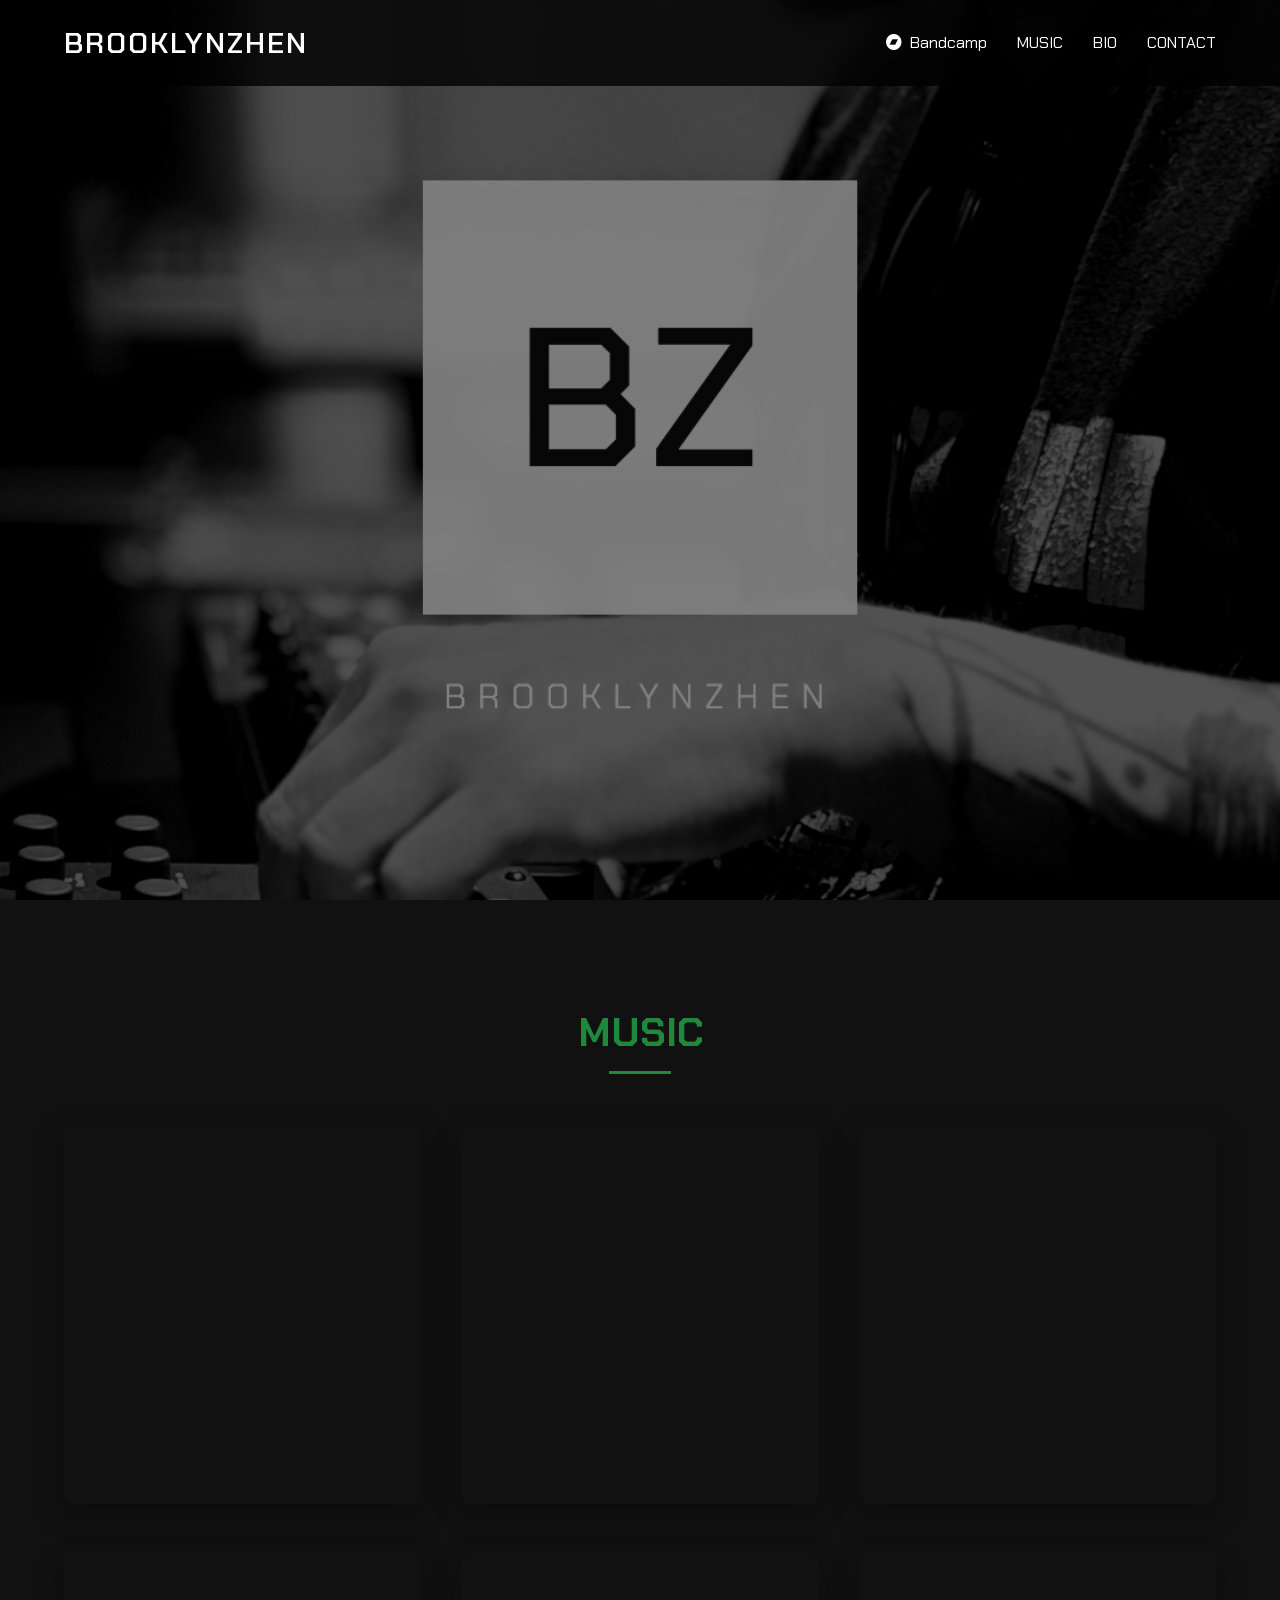
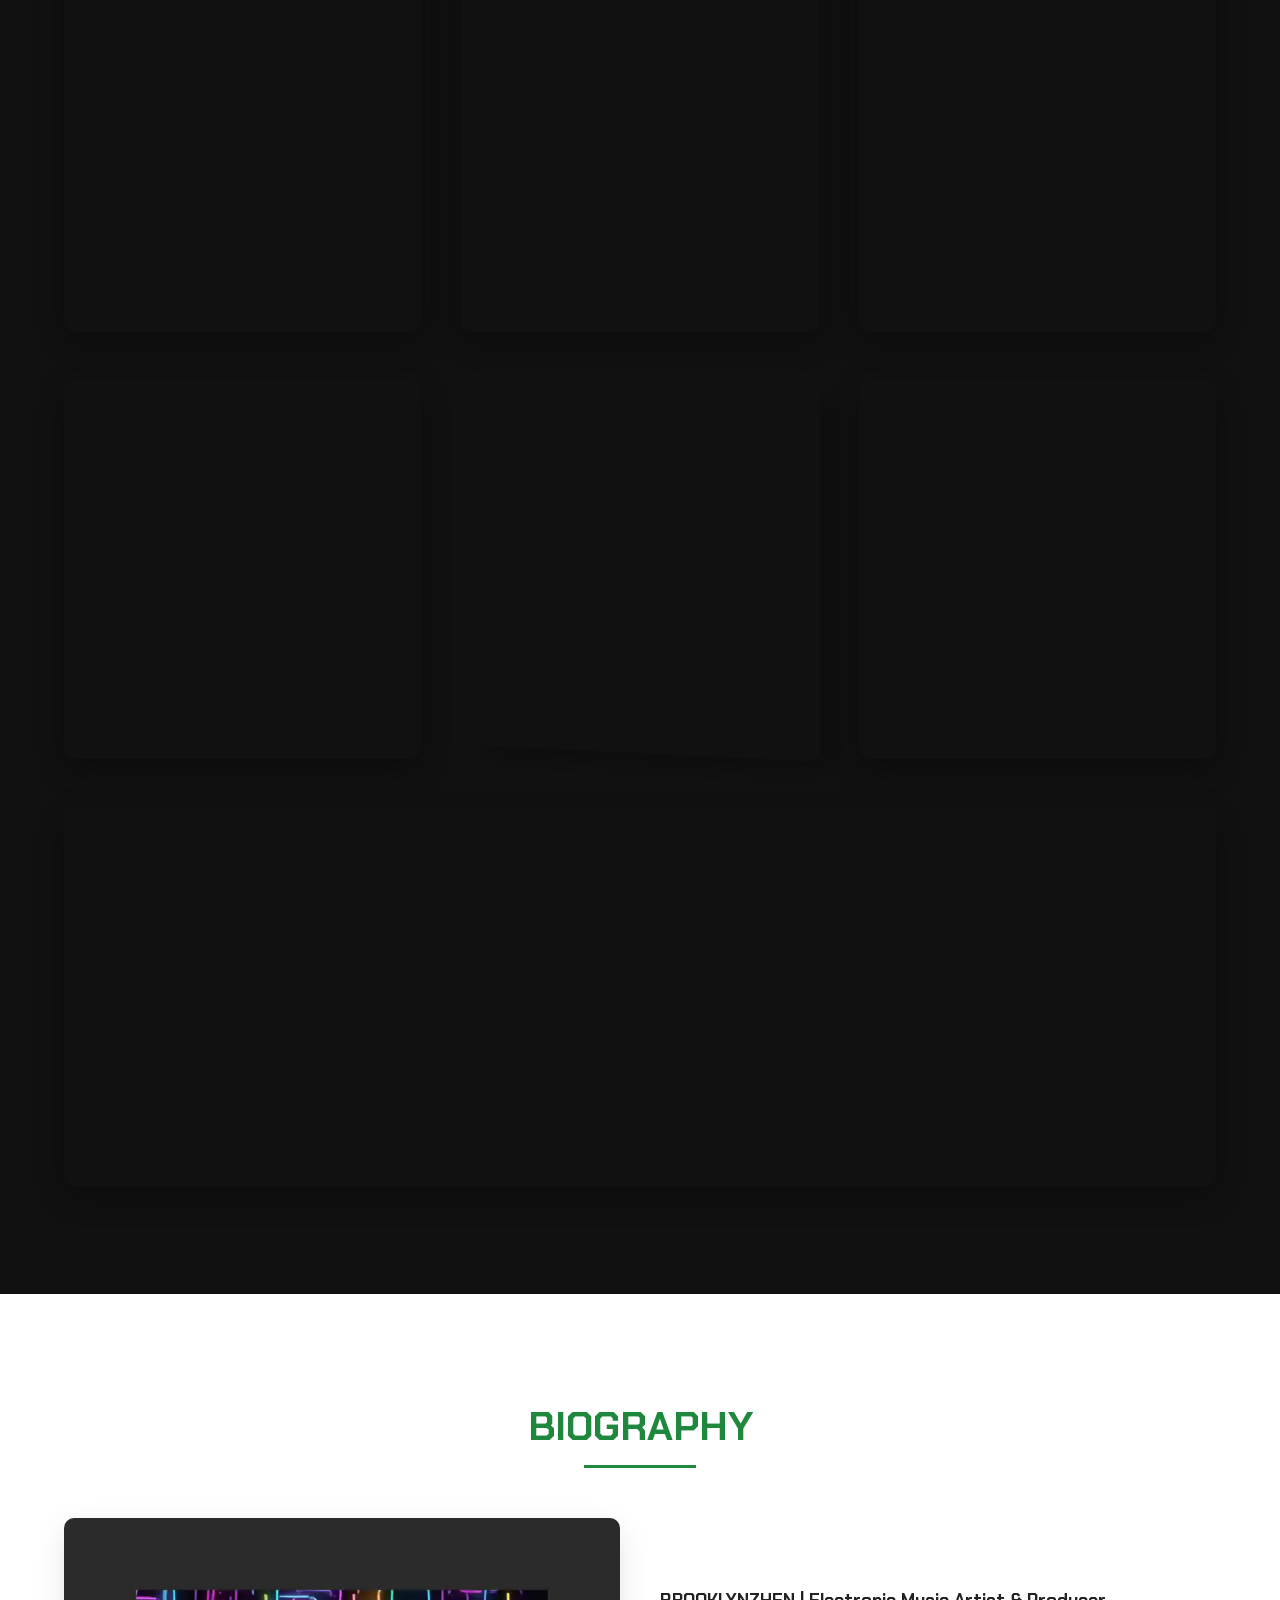
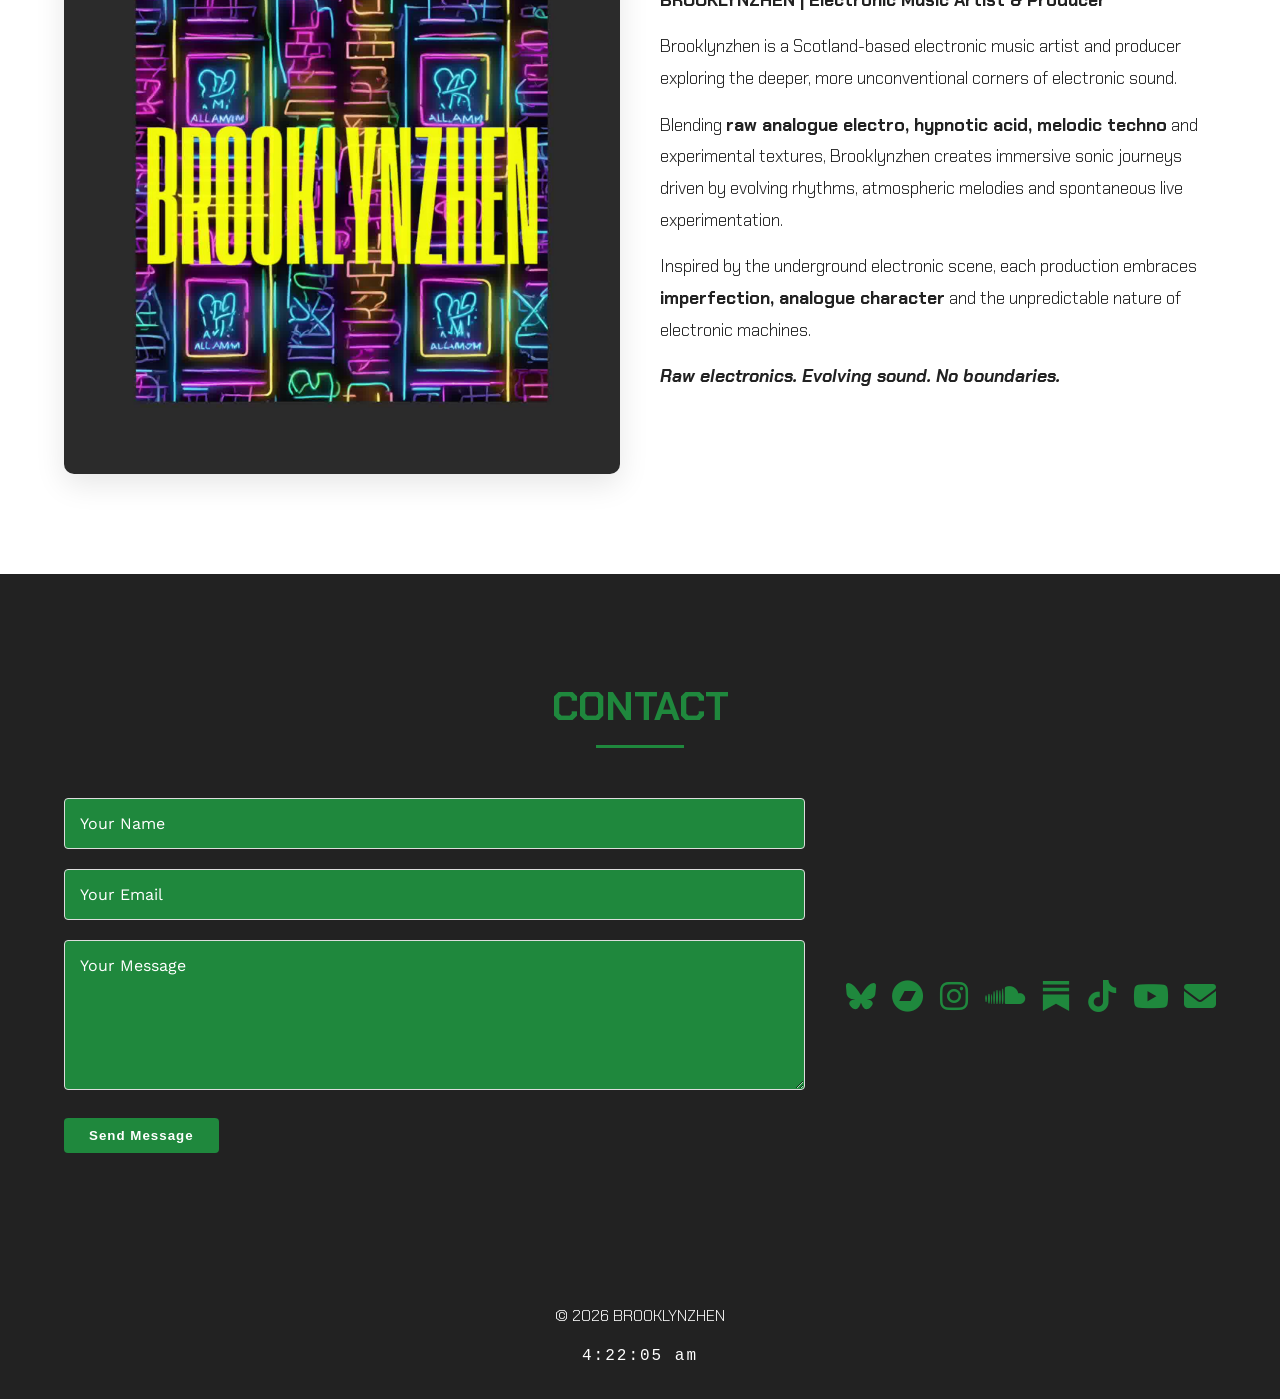
<file: index.html>
<!DOCTYPE html>
<html lang="en">
<head>
    <meta charset="UTF-8">
    <meta name="viewport" content="width=device-width, initial-scale=1.0">
    <title>BROOKLYNZHEN</title>
    <link rel="stylesheet" href="style.css">
    <link rel="preconnect" href="https://fonts.googleapis.com">
    <link rel="preconnect" href="https://fonts.gstatic.com" crossorigin>
    <link href="https://fonts.googleapis.com/css2?family=Chakra+Petch:wght@300;500;700&family=Space+Mono&display=swap" rel="stylesheet">
    <link href="https://fonts.googleapis.com/css2?family=Work+Sans:ital,wght@0,200;0,300;0,400;0,600;1,300&family=Playfair+Display:wght@700;900&display=swap" rel="stylesheet">
    <link rel="stylesheet" href="https://cdnjs.cloudflare.com/ajax/libs/font-awesome/6.5.1/css/all.min.css">
    <link href="https://fonts.googleapis.com/css2?family=Chakra+Petch:wght@300;500;700&family=Space+Mono&family=Work+Sans:wght@200;300;400;600&display=swap" rel="stylesheet">
    <script src="https://code.jquery.com/jquery-3.7.1.min.js"></script>
    <style>
        /* Vinyl release hero */
        #vinyl-release { padding: 100px 5vw 60px; }
        .vinyl-container {
            display: flex;
            flex-wrap: wrap;
            align-items: center;
            justify-content: center;
            gap: 48px;
            max-width: 1100px;
            margin: 0 auto;
        }
        .vinyl-image { flex: 1 1 340px; max-width: 460px; }
        .vinyl-image img {
            width: 100%;
            height: auto;
            display: block;
            box-shadow: 0 24px 60px rgba(0, 0, 0, 0.55);
        }
        .vinyl-text { flex: 1 1 340px; max-width: 480px; }
        .vinyl-text h3 {
            font-weight: 900;
            font-size: clamp(2rem, 4vw, 3rem);
            line-height: 1.05;
            margin: 0 0 20px;
        }
        .vinyl-text p {
            font-family: 'Work Sans', sans-serif;
            font-weight: 300;
            font-size: 1.05rem;
            line-height: 1.6;
            margin: 0 0 24px;
        }
        .vinyl-cta { margin-bottom: 28px; }
        .vinyl-note { font-size: 0.9rem; opacity: 0.75; }
        .vinyl-note a { color: #e99708; text-decoration: none; }
        .vinyl-note a:hover { text-decoration: underline; }
        /* Beatport release */
        #beatport-release { padding: 40px 5vw 60px; }
        .beatport-container {
            display: flex;
            justify-content: center;
            max-width: 600px;
            margin: 0 auto;
        }
        /* Nav items: icon + label */
        nav ul li a i { margin-right: 8px; }
        @media (max-width: 768px) {
            #vinyl-release { padding-top: 90px; }
            .vinyl-container { gap: 32px; }
            .vinyl-text { text-align: center; }
        }
    </style>
</head>
<body>
    <header>
        <div class="logo">
            <a href="#">BROOKLYNZHEN</a>
        </div>
        <div class="menu-toggle">
            <span></span>
            <span></span>
            <span></span>
        </div>
        <nav>
            <ul>
                <!-- <li><a href="#countdown">UPCOMING</a></li> -->
                <li style="display: none;">
                    <a href="#vinyl-release">
                        <i class="fas fa-record-vinyl"></i>VINYL
                    </a>
                </li>
                <li>
                    <a href="https://brooklynzhen.bandcamp.com" target="_blank" aria-label="Bandcamp">
                        <i class="fab fa-bandcamp"></i>Bandcamp
                    </a>
                </li>
                <li><a href="#music">MUSIC</a></li>
                <li><a href="#bio">BIO</a></li>
                <li style="display: none;"><a href="#otp">OCTATRACK 2 GUIDE</a></li>
                <li><a href="#contact">CONTACT</a></li>
            </ul>
        </nav>
    </header>
    <main>
        <!-- Hero Section -->
        <section id="hero" class="hero-section">
            <div class="hero-content">
                <div class="hero-cta">
                </div>
            </div>
        </section>
        <!-- Beatport Release -->
        <section id="beatport-release" class="beatport-section" style="display: none;">
            <div class="section-header">
                <h2>OUT NOW: RIP FRENCHIE EP</h2>
            </div>
            <div class="beatport-container">
                <iframe style="border: 0; width: 100%; height: 120px;" src="https://bandcamp.com/EmbeddedPlayer/album=881799487/size=large/bgcol=333333/linkcol=0f91ff/tracklist=false/artwork=small/transparent=true/" seamless><a href="https://samanrecords.bandcamp.com/album/rip-frenchie">Rip Frenchie by Brooklynzhen</a></iframe>
            </div>
            <div class="beatport-container">
                <iframe src="https://embed.beatport.com/?id=7348606&type=release" width="100%" height="362" frameborder="0" scrolling="no" style="max-width:600px;"></iframe>
            </div>

        </section>
        <!-- Hero Section - hidden: Vinyl Release -->
        <section id="vinyl-release" class="vinyl-section" style="display: none;">
            <!-- <div class="section-header">
            </div> -->
            <div class="vinyl-container">
                <div class="vinyl-image">
                    <img src="001_cover_brooklynzhen_2026.png" alt="Brooklynzhen 001 — Vinyl Only 6 Track Album">
                </div>
                <div class="vinyl-text">
                    <h3>BROOKLYNZHEN 001</h3>
                    <p>Vinyl Only 6 Track Album — available to order via SoundCloud / ElasticStage.</p>
                    <div class="vinyl-cta">
                        <a href="https://elasticstage.com/soundcloud/releases/brooklynzhen-001-album" target="_blank" rel="noopener" class="btn">Order the Vinyl</a>
                    </div>
                    <p class="vinyl-note">Prefer digital? Email <a href="mailto:info@brooklynzhen.com">info@brooklynzhen.com</a> for a private link to download the album.</p>
                </div>
            </div>
        </section>
        

        

        <!-- Music Section -->
        <section id="music" class="music-section">
            <div class="section-header">
                <h2>MUSIC</h2>
            </div>
            <div class="music-container">
                <div class="music-player">
                    <iframe src=https://audius.co/embed/track/brooklynzhen/the-mathematics-of-sleep-live-2026?flavor=card width="100%" height="480" allow="encrypted-media" style="border: none;"></iframe>
                </div>
                <div class="music-player">
                    <iframe src=https://audius.co/embed/track/brooklynzhen/phantom-circuit-86-live-2026?flavor=card width="100%" height="480" allow="encrypted-media" style="border: none;"></iframe>
                </div>
                <div class="music-player">
                    <iframe data-testid="embed-iframe" style="border-radius:12px" src="https://open.spotify.com/embed/album/2oQKN2YfamAkgId53Hvyi6?utm_source=generator&si=d6276a9adecb491e" width="100%" height="352" frameBorder="0" allowfullscreen="" allow="autoplay; clipboard-write; encrypted-media; fullscreen; picture-in-picture" loading="lazy"></iframe>
                </div>
                <div class="music-player">
                    <iframe data-testid="embed-iframe" style="border-radius:12px" src="https://open.spotify.com/embed/track/7o1mZDCxk5ObSpCdYsmqn0?utm_source=generator&si=4d7b661b871d4da8" width="100%" height="352" frameBorder="0" allowfullscreen="" allow="autoplay; clipboard-write; encrypted-media; fullscreen; picture-in-picture" loading="lazy"></iframe>                
                </div>
                <div class="music-player">
                    <iframe data-testid="embed-iframe" style="border-radius:12px" src="https://open.spotify.com/embed/album/5xv6od6lWTOhjFOQ6BSgUH?utm_source=generator" width="100%" height="352" frameBorder="0" allowfullscreen="" allow="autoplay; clipboard-write; encrypted-media; fullscreen; picture-in-picture" loading="lazy"></iframe>                
                </div>
                <div class="music-player">
                    <iframe style="border-radius:12px" src="https://open.spotify.com/embed/track/4JQsoFzEtE6Okg1qm1qDR8?utm_source=generator" width="100%" height="352" frameBorder="0" allowfullscreen="" allow="autoplay; clipboard-write; encrypted-media; fullscreen; picture-in-picture" loading="lazy"></iframe>
                </div>
                <div class="music-player">
                    <iframe data-testid="embed-iframe" style="border-radius:12px" src="https://open.spotify.com/embed/track/6b6CWPkNXAg0eiUE4IPpYS?utm_source=generator&si=03bfaa2ed5dd4340" width="100%" height="352" frameBorder="0" allowfullscreen="" allow="autoplay; clipboard-write; encrypted-media; fullscreen; picture-in-picture" loading="lazy"></iframe>
                </div>
                <div class="music-image">
                    <!-- <img src="background_synth_001.png" alt="Music artwork"> -->
                    <iframe data-testid="embed-iframe" style="border-radius:12px" src="https://open.spotify.com/embed/playlist/75Xbrhcd0L3qx0L6WNYpFE?utm_source=generator" width="100%" height="352" frameBorder="0" allowfullscreen="" allow="autoplay; clipboard-write; encrypted-media; fullscreen; picture-in-picture" loading="lazy"></iframe>
                </div>
                <div class="music-player">
                    <iframe data-testid="embed-iframe" style="border-radius:12px" src="https://open.spotify.com/embed/track/2nOBsms30SKErEC8VVNHYV?utm_source=generator&si=3c23790c9c344a3c" width="100%" height="352" frameBorder="0" allowfullscreen="" allow="autoplay; clipboard-write; encrypted-media; fullscreen; picture-in-picture" loading="lazy"></iframe>
                </div>
                <div class="music-player">
                    <iframe style="border-radius:12px" src="https://open.spotify.com/embed/track/7hmHJVoCcsrc3xflvuvUuK?utm_source=generator" width="100%" height="352" frameBorder="0" allowfullscreen="" allow="autoplay; clipboard-write; encrypted-media; fullscreen; picture-in-picture" loading="lazy"></iframe>
                </div>
            </div>
        </section>

        <!-- Bio Section -->
        <section id="bio" class="bio-section">
            <div class="section-header">
                <h2>BIOGRAPHY</h2>
            </div>
            <div class="bio-container">
                <div class="bio-image">
                    <img src="brooklynzhen_artwork-for-33rd-degree-jason.JPG" alt="Brooklynzhen">
                </div>
                <div class="bio-text">
                    <p><strong>BROOKLYNZHEN | Electronic Music Artist &amp; Producer</strong></p>

                    <p>Brooklynzhen is a Scotland-based electronic music artist and producer exploring the deeper, more unconventional corners of electronic sound.</p>

                    <p>Blending <strong>raw analogue electro, hypnotic acid, melodic techno</strong> and experimental textures, Brooklynzhen creates immersive sonic journeys driven by evolving rhythms, atmospheric melodies and spontaneous live experimentation.</p>

                    <p>Inspired by the underground electronic scene, each production embraces <strong>imperfection, analogue character</strong> and the unpredictable nature of electronic machines.</p>

                    <p><strong><em>Raw electronics. Evolving sound. No boundaries.</em></strong></p>
                </div>
            </div>
        </section>

        <!-- ===== OTP HTML ================== -->
        <section id="otp" style="display: none;">
            <div class="otp-inner">
                <div class="otp-copy">
                <p class="otp-eyebrow">Unofficial field guide · Elektron Octatrack MK2</p>
                <h2 class="otp-title">Stop fighting<br>the Octatrack.</h2>
                <p class="otp-sub">The deep stuff the manual buries — machine types, the project hierarchy, scenes — turned into moves you can pull on stage. <strong>The Octatrack MK2 Playbook</strong> is a 15-page, fact-checked reference I made.</p>
                <div class="otp-cta">
                    <a class="otp-buy" href="https://electronicaplaybooks.gumroad.com/l/octatrack-mk2-playbook" target="_blank" rel="noopener">Get the Playbook →</a>
                    <span class="otp-micro">Instant PDF · 15 pages</span>
                </div>
                </div>

                <div class="otp-stage">
                <div class="otp-cover" id="otpCover">
                    <img src="octatrack-playbook-cover.jpg" alt="Cover of The Octatrack MK2 Playbook">
                    <div class="otp-wash" id="otpWash"></div>
                </div>
                <div class="otp-fader">
                    <div class="otp-lbls"><span class="on" id="otpA">Scene A</span><span id="otpB">Scene B</span></div>
                    <input class="otp-xf" id="otpXf" type="range" min="0" max="100" value="0" aria-label="Scene morph crossfader, A to B">
                    <p class="otp-cap">Drag the fader — <b id="otpCap">open &amp; dry</b>. Scene morphing: the guide's core live move.</p>
                </div>
                </div>
            </div>
        </section>
        <!-- ===== /OTP HTML ===== -->
        
        
        <!-- Contact Section -->
        <section id="contact" class="contact-section">
            <div class="section-header">
                <h2>CONTACT</h2>
            </div>
            <div class="contact-container">
                <div class="contact-form">
                    <form name="contactMe" id="contactForm" method="POST" data-netlify="true">
                        <div class="form-group">
                            <input type="text" name="name" id="name" placeholder="Your Name" required>
                        </div>
                        <div class="form-group">
                            <input type="email" name="email" id="email" placeholder="Your Email" required>
                        </div>
                        <div class="form-group">
                            <textarea name="message" id="message" placeholder="Your Message" required></textarea>
                        </div>
                        <div class="form-group">
                            <button type="submit" class="btn">Send Message</button>
                        </div>
                    </form>
                    <div id="thanksMessage" class="thanks-message">
                        Thanks for your message!
                    </div>
                </div>
                <div class="contact-info">
                    <div class="socials">
                        <a href="https://bsky.app/profile/brooklynzhen-music.bsky.social" target="_blank">
                            <svg xmlns="http://www.w3.org/2000/svg" width="30" height="30" fill="currentColor" class="bi bi-bluesky" viewBox="0 0 16 16">
                                <path d="M3.468 1.948C5.303 3.325 7.276 6.118 8 7.616c.725-1.498 2.698-4.29 4.532-5.668C13.855.955 16 .186 16 2.632c0 .489-.28 4.105-.444 4.692-.572 2.04-2.653 2.561-4.504 2.246 3.236.551 4.06 2.375 2.281 4.2-3.376 3.464-4.852-.87-5.23-1.98-.07-.204-.103-.3-.103-.218 0-.081-.033.014-.102.218-.379 1.11-1.855 5.444-5.231 1.98-1.778-1.825-.955-3.65 2.28-4.2-1.85.315-3.932-.205-4.503-2.246C.28 6.737 0 3.12 0 2.632 0 .186 2.145.955 3.468 1.948"/>
                            </svg>
                        </a>
                        <a href="https://brooklynzhen.bandcamp.com" target="_blank" aria-label="Bandcamp">
                            <i class="fab fa-bandcamp"></i>
                        </a>
                        <a href="https://www.instagram.com/brooklynzhen_music/" target="_blank" aria-label="Instagram">
                            <i class="fab fa-instagram"></i>
                        </a>
                        <a href="https://soundcloud.com/brooklynzhen" target="_blank" aria-label="SoundCloud">
                            <i class="fab fa-soundcloud"></i>
                        </a>
                        <a href="https://substack.com/@brooklynzhen" target="_blank">
                            <svg xmlns="http://www.w3.org/2000/svg" width="30" height="30" fill="currentColor" class="bi bi-substack" viewBox="0 0 16 16">
                                <path d="M15 3.604H1v1.891h14v-1.89ZM1 7.208V16l7-3.926L15 16V7.208zM15 0H1v1.89h14z"/>
                            </svg>
                        </a>
                        <a href="https://tiktok.com/@brooklynzhen" target="_blank" aria-label="TikTok">
                            <i class="fab fa-tiktok"></i>
                        </a>
                        <a href="https://youtube.com/@Brooklynzhen" target="_blank" aria-label="YouTube">
                            <i class="fab fa-youtube"></i>
                        </a>
                        <a href="mailto:allangmccafferty@icloud.com" aria-label="Email">
                            <i class="fas fa-envelope"></i>
                        </a>
                    </div>
                </div>
            </div>
        </section>
    </main>
    <footer>
        <div class="footer-content">
            <p>© 2026 BROOKLYNZHEN</p>
            <div class="time" id="time"></div>
        </div>
    </footer>
    <script>
        // Toggle mobile menu
        $(document).ready(function() {
            $('.menu-toggle').click(function() {
                $('nav').toggleClass('active');
                $(this).toggleClass('active');
            });
            // Close menu when clicking a link
            $('nav a').click(function() {
                $('nav').removeClass('active');
                $('.menu-toggle').removeClass('active');
            });
            // Smooth scrolling for anchor links
            $('a[href^="#"]').on('click', function(e) {
                e.preventDefault();
                var target = $(this.hash);
                if (target.length) {
                    $('html, body').animate({
                        scrollTop: target.offset().top - 70
                    }, 800);
                }
            });
            // Form submission
            $('#contactForm').submit(function(e) {
                $('#thanksMessage').fadeIn();
                setTimeout(function() {
                    $('#thanksMessage').fadeOut();
                }, 3000);
            });
            // Clock function
            function getTime() {
                var date = new Date();
                var hours = date.getHours();
                var minutes = date.getMinutes();
                var seconds = date.getSeconds();
                var newformat = hours >= 12 ? "pm" : "am";
                hours = hours % 12;
                hours = hours ? hours : 12;
                minutes = minutes < 10 ? "0" + minutes : minutes;
                seconds = seconds < 10 ? "0" + seconds : seconds;
                document.getElementById("time").innerHTML =
                    hours + ":" + minutes + ":" + seconds + " " + newformat;
            }
            getTime();
            window.setInterval(function() {
                getTime();
            }, 1000);

        });
    </script>
    <!-- ===== OTP JS =============== -->
    <script>
    (function(){
    var xf=document.getElementById('otpXf');
    if(!xf) return;
    var img=document.querySelector('#otpCover img'),
        wash=document.getElementById('otpWash'),
        cap=document.getElementById('otpCap'),
        a=document.getElementById('otpA'),
        b=document.getElementById('otpB');
    function morph(){
        var v=+xf.value/100;
        if(img) img.style.filter='brightness('+(1-0.34*v)+') saturate('+(1+0.45*v)+') blur('+(2.2*v).toFixed(2)+'px) hue-rotate('+(-10*v)+'deg)';
        if(wash) wash.style.opacity=v.toFixed(2);
        if(cap) cap.textContent = v<0.5 ? 'open & dry' : 'filtered & washed';
        if(a) a.classList.toggle('on', v<0.5);
        if(b) b.classList.toggle('on', v>=0.5);
    }
    xf.addEventListener('input', morph);
    morph();
    })();
    </script>
    <!-- ===== /OTP JS ===== -->
</body>
</html>
</file>
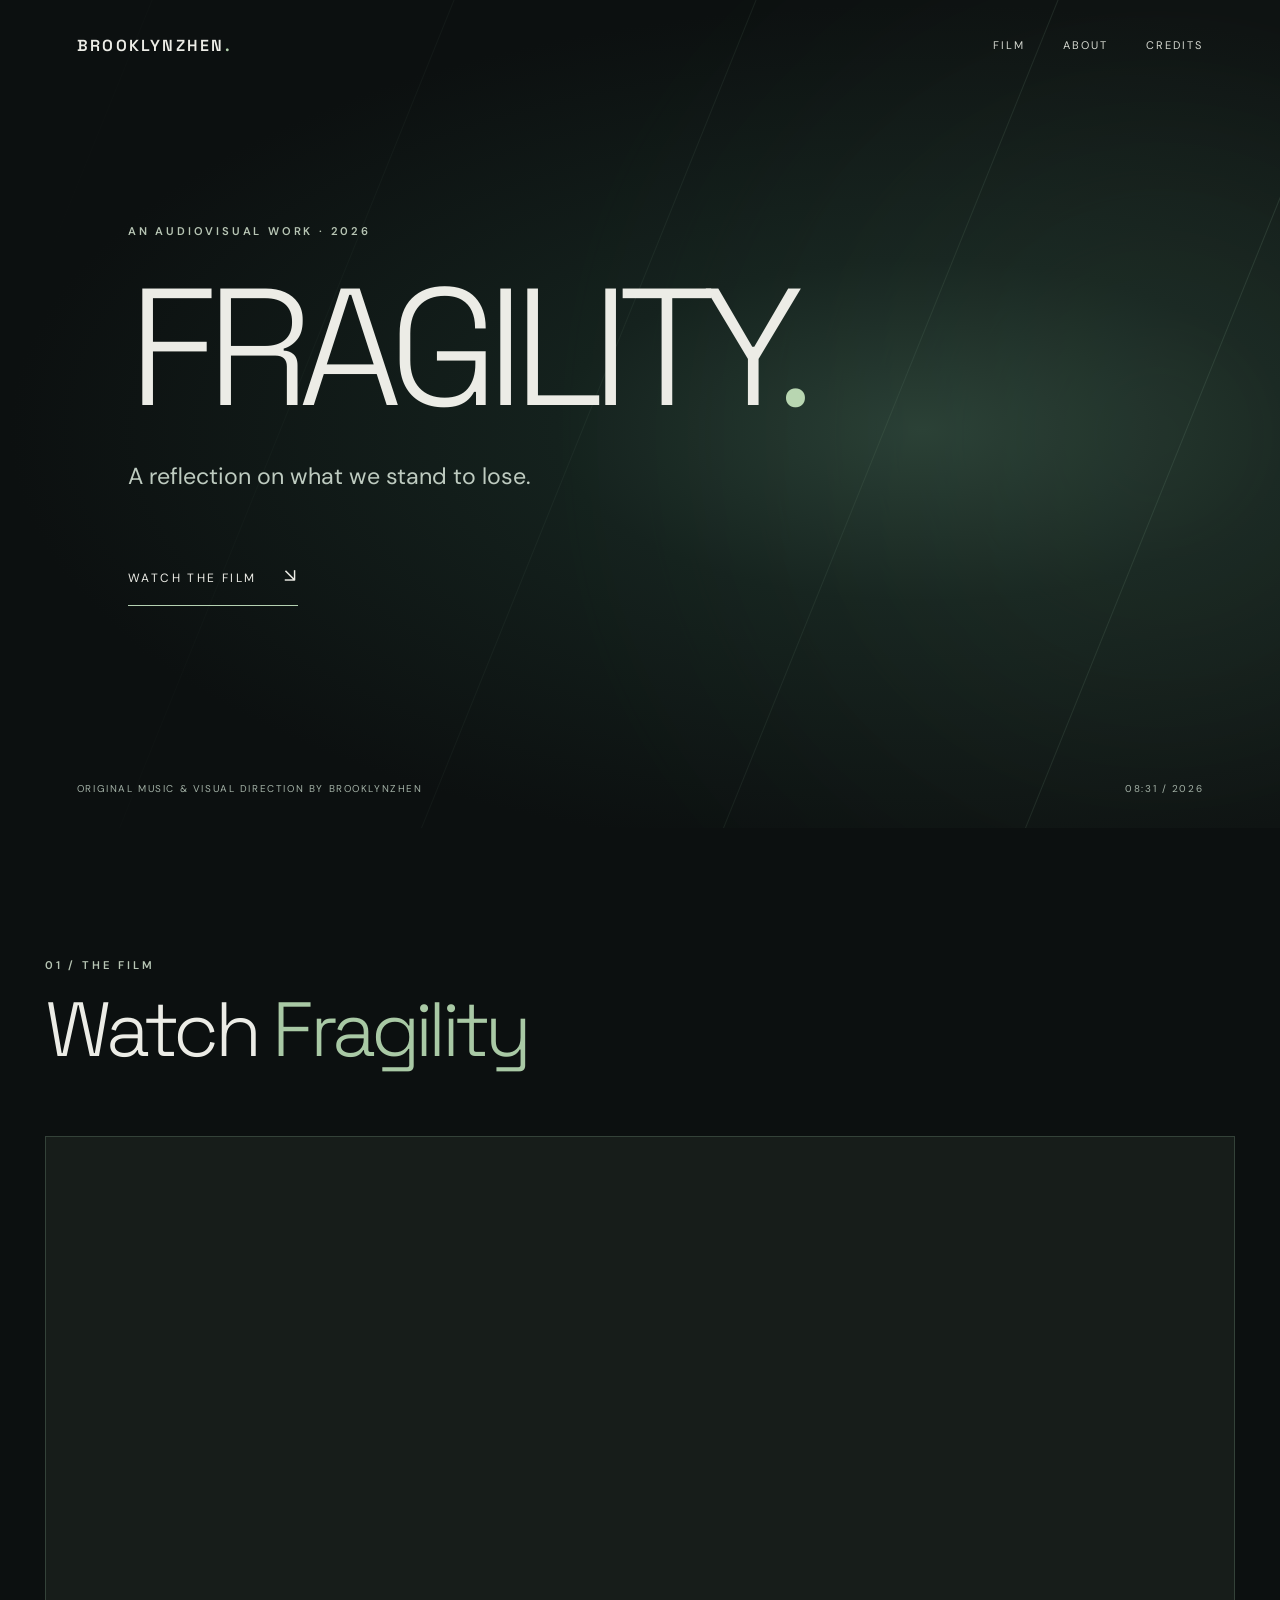
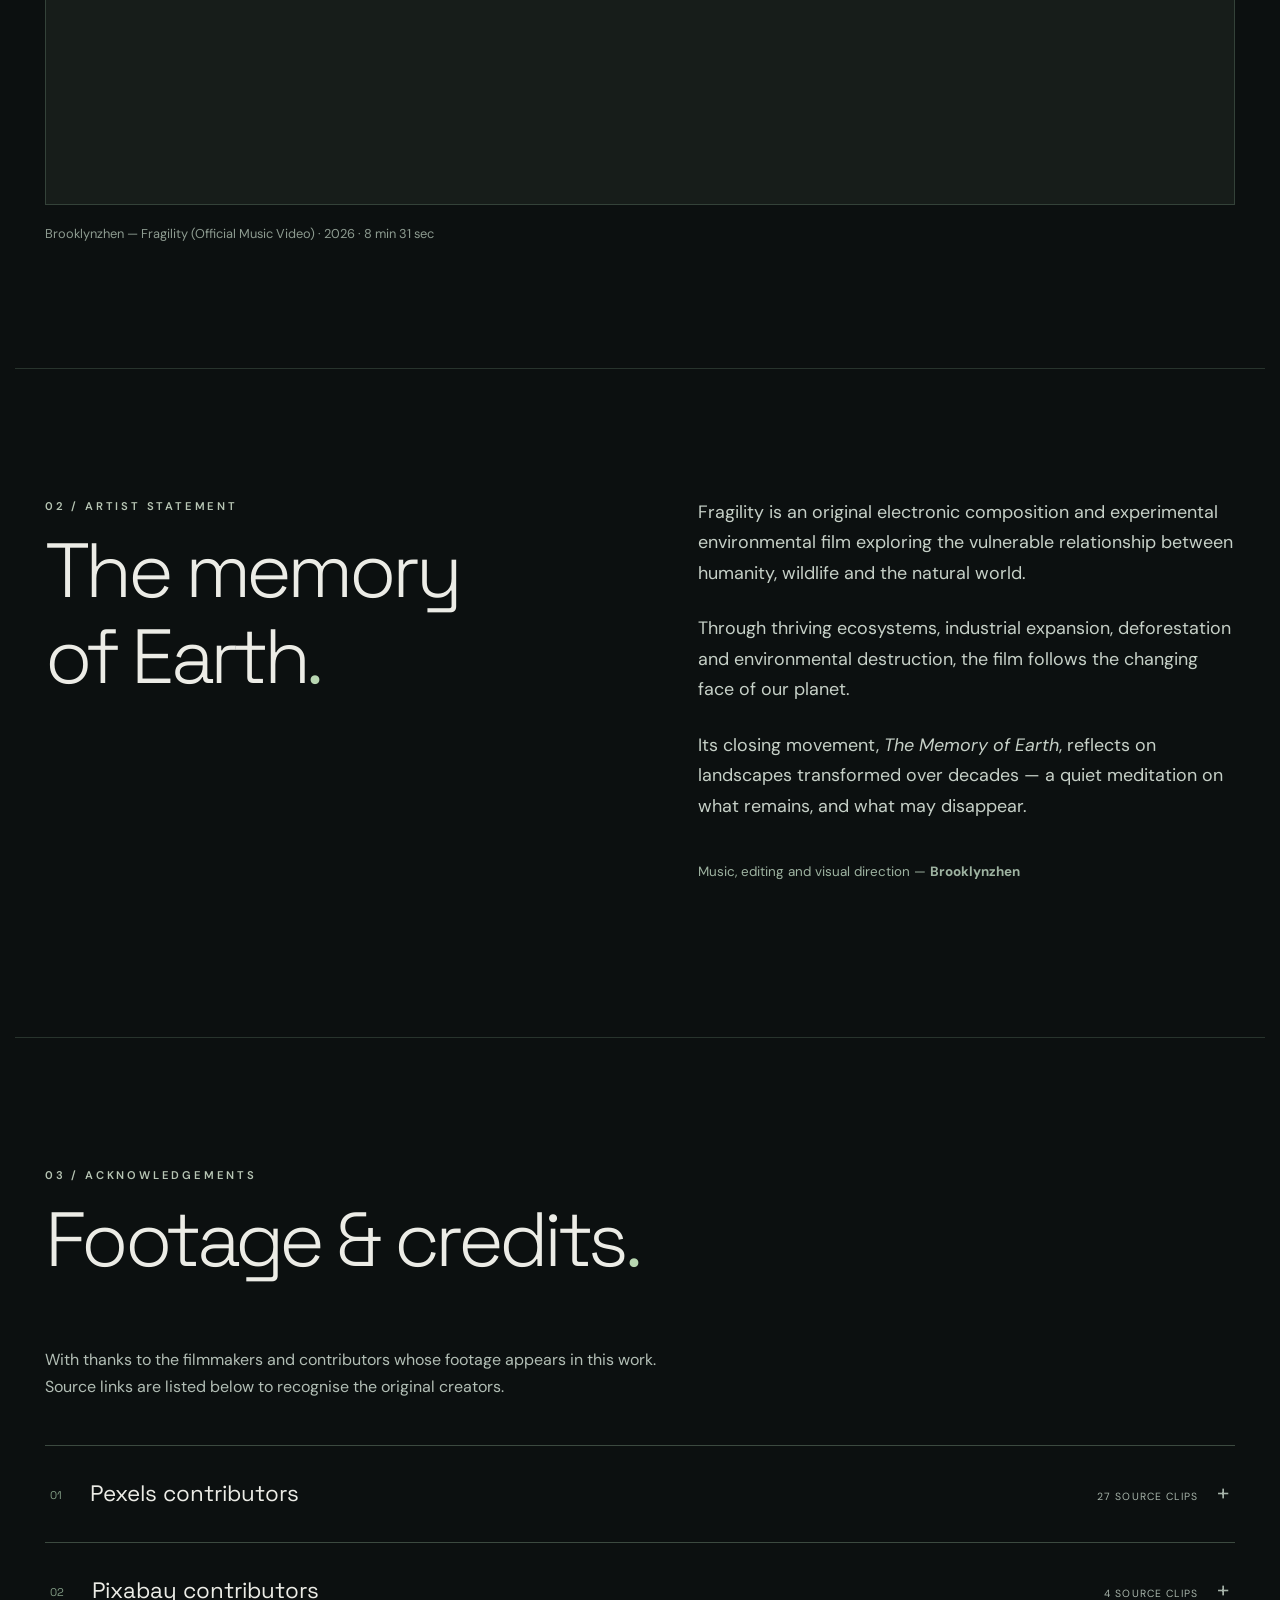
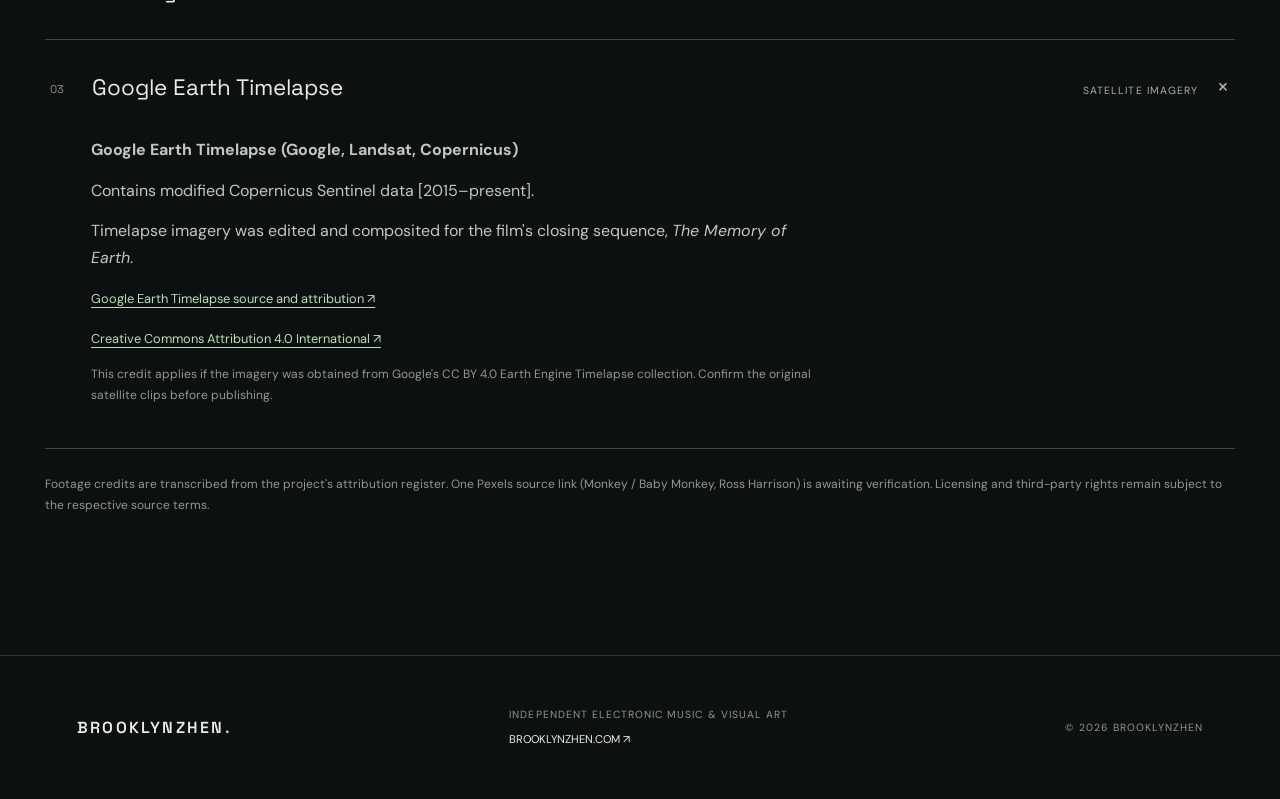
<file: fragility.html>
<!doctype html>
<html lang="en">
<head>
<meta charset="UTF-8">
<meta name="viewport" content="width=device-width,initial-scale=1">
<meta name="description" content="Fragility — an original electronic composition and experimental environmental film by Brooklynzhen. Watch the film and explore the full footage credits.">
<meta name="theme-color" content="#0c1010">
<meta property="og:title" content="Fragility — Brooklynzhen">
<meta property="og:description" content="An audiovisual reflection on wildlife, industrial transformation and the memory of Earth.">
<meta property="og:type" content="video.other">
<meta property="og:url" content="https://brooklynzhen.com/fragility.html">
<title>Fragility — Brooklynzhen</title>
<link rel="preconnect" href="https://fonts.googleapis.com">
<link rel="preconnect" href="https://fonts.gstatic.com" crossorigin>
<link href="https://fonts.googleapis.com/css2?family=DM+Sans:wght@400;500;600&family=Space+Grotesk:wght@300;400;500;600&display=swap" rel="stylesheet">
<link href="fragility.css" rel="stylesheet">
</head>
<body>
<a class="skip" href="#main">Skip to film</a>
<header class="topbar"><a class="brand" href="/">BROOKLYNZHEN<span class="brand-dot">.</span></a><nav aria-label="Page navigation"><a href="#film">FILM</a><a href="#statement">ABOUT</a><a href="#credits">CREDITS</a></nav></header>
<main id="main">
<section class="hero" aria-labelledby="hero-title"><div class="hero-glow"></div><div class="hero-inner"><p class="eyebrow">AN AUDIOVISUAL WORK · 2026</p><h1 id="hero-title">FRAGILITY<span class="period">.</span></h1><p class="hero-sub">A reflection on what we stand to lose.</p><a class="watch-link" href="#film">WATCH THE FILM <span aria-hidden="true">↘</span></a></div><div class="hero-bottom"><span>ORIGINAL MUSIC & VISUAL DIRECTION BY BROOKLYNZHEN</span><span>08:31 / 2026</span></div></section>
<section class="film-section shell" id="film"><div class="section-heading"><p class="eyebrow">01 / THE FILM</p><h2>Watch <em>Fragility</em></h2></div>
<div class="video-frame" id="video-frame"><div class="video-placeholder"><span class="play-glyph" aria-hidden="true">▶</span><strong>FRAGILITY</strong><p>The film will appear here once your YouTube ID is added.</p><a href="https://www.youtube.com/" target="_blank" rel="noopener noreferrer">YouTube ↗</a></div></div>
<p class="film-caption">Brooklynzhen — Fragility (Official Music Video) · 2026 · 8 min 31 sec</p></section>
<section class="statement shell" id="statement"><div><p class="eyebrow">02 / ARTIST STATEMENT</p><h2>The memory<br>of Earth<span class="period">.</span></h2></div><div class="statement-copy"><p>Fragility is an original electronic composition and experimental environmental film exploring the vulnerable relationship between humanity, wildlife and the natural world.</p><p>Through thriving ecosystems, industrial expansion, deforestation and environmental destruction, the film follows the changing face of our planet.</p><p>Its closing movement, <em>The Memory of Earth</em>, reflects on landscapes transformed over decades — a quiet meditation on what remains, and what may disappear.</p><p class="signature">Music, editing and visual direction — <strong>Brooklynzhen</strong></p></div></section>
<section class="credits-section shell" id="credits"><div class="section-heading"><p class="eyebrow">03 / ACKNOWLEDGEMENTS</p><h2>Footage & credits<span class="period">.</span></h2><p class="credits-intro">With thanks to the filmmakers and contributors whose footage appears in this work. Source links are listed below to recognise the original creators.</p></div>
<div class="accordion">
<details><summary><span><span class="index">01</span> Pexels contributors</span><span class="count">27 SOURCE CLIPS <span class="plus" aria-hidden="true">+</span></span></summary><ol class="credit-list"><li class="credit"><div><span class="credit-title">Ariel View Amazonian Forest</span><span class="credit-author">Juan Camilo Trujillo Botero</span></div><a href="https://www.pexels.com/video/aerial-view-of-lush-tropical-forest-and-wetland-37195951/" target="_blank" rel="noopener noreferrer">View original footage ↗</a></li>
<li class="credit"><div><span class="credit-title">Derelict Industrial Building Zooming In</span><span class="credit-author">Matthias Groeneveld</span></div><a href="https://www.pexels.com/video/inside-of-a-abandoned-house-4555238/" target="_blank" rel="noopener noreferrer">View original footage ↗</a></li>
<li class="credit"><div><span class="credit-title">Ariel Abandoned Industrial Building Urban Decay</span><span class="credit-author">Ethan Kunis</span></div><a href="https://www.pexels.com/video/drone-footage-of-an-abandoned-building-ruin-12567706/" target="_blank" rel="noopener noreferrer">View original footage ↗</a></li>
<li class="credit"><div><span class="credit-title">Drone Footage Land Development in Deforested Land</span><span class="credit-author">Rogerio Casamiro</span></div><a href="https://www.pexels.com/video/aerial-view-of-a-vast-empty-land-7832975/" target="_blank" rel="noopener noreferrer">View original footage ↗</a></li>
<li class="credit"><div><span class="credit-title">Marmosat Monkey Looking Anxious</span><span class="credit-author">Igor Vieira</span></div><a href="https://www.pexels.com/video/marmoset-monkey-perched-in-lush-forest-32510072/" target="_blank" rel="noopener noreferrer">View original footage ↗</a></li>
<li class="credit"><div><span class="credit-title">Deforestation, Stark</span><span class="credit-author">Matthias Groeneveld</span></div><a href="https://www.pexels.com/video/tree-stumps-in-an-open-forest-area-11211251/" target="_blank" rel="noopener noreferrer">View original footage ↗</a></li>
<li class="credit"><div><span class="credit-title">Brown, White, Red Geoffrey Tamarin  Monkey</span><span class="credit-author">Concep Arroyo</span></div><a href="https://www.pexels.com/video/geoffroy-s-tamarin-climbing-tree-in-rainforest-32237118/" target="_blank" rel="noopener noreferrer">View original footage ↗</a></li>
<li class="credit"><div><span class="credit-title">Curious Sloth</span><span class="credit-author">Steven HAuse</span></div><a href="https://www.pexels.com/video/a-curious-sloth-on-a-tree-branch-13899359/" target="_blank" rel="noopener noreferrer">View original footage ↗</a></li>
<li class="credit"><div><span class="credit-title">Abandoned Building and Tank</span><span class="credit-author">Ajyrai Films</span></div><a href="https://www.pexels.com/video/a-footage-of-an-abandoned-building-8219164/" target="_blank" rel="noopener noreferrer">View original footage ↗</a></li>
<li class="credit"><div><span class="credit-title">Abandoned Factory Close-up with Weeds</span><span class="credit-author">Matthias Groeneveld</span></div><a href="https://www.pexels.com/video/weeds-growing-inside-an-abandoned-house-11959764/" target="_blank" rel="noopener noreferrer">View original footage ↗</a></li>
<li class="credit"><div><span class="credit-title">Charred Forest Aftermath</span><span class="credit-author">Engin Akyurt</span></div><a href="https://www.pexels.com/video/devastated-forest-landscape-reflects-climate-impact-28689413/" target="_blank" rel="noopener noreferrer">View original footage ↗</a></li>
<li class="credit"><div><span class="credit-title">At least 8 Factory Chimneys</span><span class="credit-author">Arthouse Studio</span></div><a href="https://www.pexels.com/video/smokes-from-factory-chimney-7628844/" target="_blank" rel="noopener noreferrer">View original footage ↗</a></li>
<li class="credit"><div><span class="credit-title">Polluted River With Waste</span><span class="credit-author">Engin Akyurt</span></div><a href="https://www.pexels.com/video/garbage-floating-in-the-water-10177347/" target="_blank" rel="noopener noreferrer">View original footage ↗</a></li>
<li class="credit"><div><span class="credit-title">View of Large Industrial Area</span><span class="credit-author">Binary Ego</span></div><a href="https://www.pexels.com/video/drone-footage-of-a-factory-full-of-smoke-14189697/" target="_blank" rel="noopener noreferrer">View original footage ↗</a></li>
<li class="credit"><div><span class="credit-title">A Deer Alone</span><span class="credit-author">Alex Moliski</span></div><a href="https://www.pexels.com/video/serene-deer-in-sunlit-forest-clearing-37657056/" target="_blank" rel="noopener noreferrer">View original footage ↗</a></li>
<li class="credit"><div><span class="credit-title">Two Industrial Chimneys Nuclear Plant</span><span class="credit-author">K</span></div><a href="https://www.pexels.com/video/nuclear-plant-6534498/" target="_blank" rel="noopener noreferrer">View original footage ↗</a></li>
<li class="credit"><div><span class="credit-title">Panicked Monkey</span><span class="credit-author">Barbera Villardo</span></div><a href="https://www.pexels.com/video/small-monkey-on-tree-14035349/" target="_blank" rel="noopener noreferrer">View original footage ↗</a></li>
<li class="credit"><div><span class="credit-title">Power Plants - Red</span><span class="credit-author">K</span></div><a href="https://www.pexels.com/video/aerial-view-of-sloss-furnaces-in-birmingham-34823629/" target="_blank" rel="noopener noreferrer">View original footage ↗</a></li>
<li class="credit"><div><span class="credit-title">Wildfire 1</span><span class="credit-author">K</span></div><a href="https://www.pexels.com/video/dramatic-aerial-view-of-a-smoldering-wildfire-33660401/" target="_blank" rel="noopener noreferrer">View original footage ↗</a></li>
<li class="credit"><div><span class="credit-title">Resting Monkey on a Tree</span><span class="credit-author">Igor Vieira</span></div><a href="https://www.pexels.com/video/marmoset-monkey-resting-on-tree-branch-32510073/" target="_blank" rel="noopener noreferrer">View original footage ↗</a></li>
<li class="credit"><div><span class="credit-title">Wildfire 2</span><span class="credit-author">K</span></div><a href="https://www.pexels.com/video/aerial-view-of-farmland-fire-in-south-africa-33643218/" target="_blank" rel="noopener noreferrer">View original footage ↗</a></li>
<li class="credit"><div><span class="credit-title">Monkey / Baby Monkey</span><span class="credit-author">Ross Harrison</span></div><span class="pending">Source link pending verification</span></li>
<li class="credit"><div><span class="credit-title">Mountain Goats</span><span class="credit-author">Joao Pavese</span></div><a href="https://www.pexels.com/video/a-person-is-standing-on-top-of-a-rock-27379168/" target="_blank" rel="noopener noreferrer">View original footage ↗</a></li>
<li class="credit"><div><span class="credit-title">Close up Excavator At Work</span><span class="credit-author">Max Laurell</span></div><a href="https://www.pexels.com/video/close-up-on-excavator-during-work-10932285/" target="_blank" rel="noopener noreferrer">View original footage ↗</a></li>
<li class="credit"><div><span class="credit-title">Zebra turning away</span><span class="credit-author">Magda Ehlers</span></div><a href="https://www.pexels.com/video/zebra-grazing-in-natural-habitat-on-sunny-day-39159267/" target="_blank" rel="noopener noreferrer">View original footage ↗</a></li>
<li class="credit"><div><span class="credit-title">Destroyed Forest</span><span class="credit-author">Matthias Groeneveld</span></div><a href="https://www.pexels.com/video/ground-level-shot-of-tree-stumps-in-a-forest-area-11211250/" target="_blank" rel="noopener noreferrer">View original footage ↗</a></li>
<li class="credit"><div><span class="credit-title">Kangaroo</span><span class="credit-author">GKVP</span></div><a href="https://www.pexels.com/video/kangaroo-standing-and-looking-around-9973392/" target="_blank" rel="noopener noreferrer">View original footage ↗</a></li></ol></details>
<details><summary><span><span class="index">02</span> Pixabay contributors</span><span class="count">4 SOURCE CLIPS <span class="plus" aria-hidden="true">+</span></span></summary><ol class="credit-list"><li class="credit"><div><span class="credit-title">Waterfall From Above</span><span class="credit-author">Hometags</span></div><a href="https://pixabay.com/videos/waterfall-waterfall-from-above-367032/" target="_blank" rel="noopener noreferrer">View original footage ↗</a></li>
<li class="credit"><div><span class="credit-title">Trees In Swamp</span><span class="credit-author">AndyFaeth</span></div><a href="https://pixabay.com/videos/rainforest-nature-jungle-forest-26587/" target="_blank" rel="noopener noreferrer">View original footage ↗</a></li>
<li class="credit"><div><span class="credit-title">African Wild Dog</span><span class="credit-author">Brixiv</span></div><a href="https://pixabay.com/videos/wild-dog-african-wild-dog-wildlife-217806/" target="_blank" rel="noopener noreferrer">View original footage ↗</a></li>
<li class="credit"><div><span class="credit-title">Jaguar</span><span class="credit-author">tahagem_nin</span></div><a href="https://pixabay.com/videos/jaguar-strong-animal-wild-nature-180698/" target="_blank" rel="noopener noreferrer">View original footage ↗</a></li></ol></details>
<details open><summary><span><span class="index">03</span> Google Earth Timelapse</span><span class="count">SATELLITE IMAGERY <span class="plus" aria-hidden="true">+</span></span></summary><div class="satellite-copy"><p><strong>Google Earth Timelapse (Google, Landsat, Copernicus)</strong></p><p>Contains modified Copernicus Sentinel data [2015–present].</p><p>Timelapse imagery was edited and composited for the film's closing sequence, <em>The Memory of Earth</em>.</p><p><a href="https://developers.google.com/earth-engine/timelapse/about" target="_blank" rel="noopener noreferrer">Google Earth Timelapse source and attribution ↗</a></p><p><a href="https://creativecommons.org/licenses/by/4.0/" target="_blank" rel="noopener noreferrer">Creative Commons Attribution 4.0 International ↗</a></p><p class="small-note">This credit applies if the imagery was obtained from Google's CC BY 4.0 Earth Engine Timelapse collection. Confirm the original satellite clips before publishing.</p></div></details>
</div><p class="small-note below">Footage credits are transcribed from the project's attribution register. One Pexels source link (Monkey / Baby Monkey, Ross Harrison) is awaiting verification. Licensing and third-party rights remain subject to the respective source terms.</p></section>
</main>
<footer class="footer"><a href="/">BROOKLYNZHEN<span class="period">.</span></a><div><span>INDEPENDENT ELECTRONIC MUSIC & VISUAL ART</span><a href="https://brooklynzhen.com/">BROOKLYNZHEN.COM ↗</a></div><span>© 2026 BROOKLYNZHEN</span></footer>
<script>
// Replace this with the ID from your published or unlisted YouTube video URL.
// Example: youtube.com/watch?v=XXXXXXXXXXX → XXXXXXXXXXX
const YOUTUBE_VIDEO_ID = '2AIMjAykS5U';
if (/^[a-zA-Z0-9_-]{11}$/.test(YOUTUBE_VIDEO_ID)) {
 const frame = document.getElementById('video-frame');
 const iframe = document.createElement('iframe');
 iframe.src = 'https://www.youtube-nocookie.com/embed/' + encodeURIComponent(YOUTUBE_VIDEO_ID);
 iframe.title = 'Brooklynzhen — Fragility (Official Music Video)';
 iframe.loading = 'lazy'; iframe.allow = 'accelerometer; autoplay; clipboard-write; encrypted-media; gyroscope; picture-in-picture; web-share';
 iframe.referrerPolicy = 'strict-origin-when-cross-origin'; iframe.allowFullscreen = true;
 frame.replaceChildren(iframe);
}
</script>
</body></html>
</file>
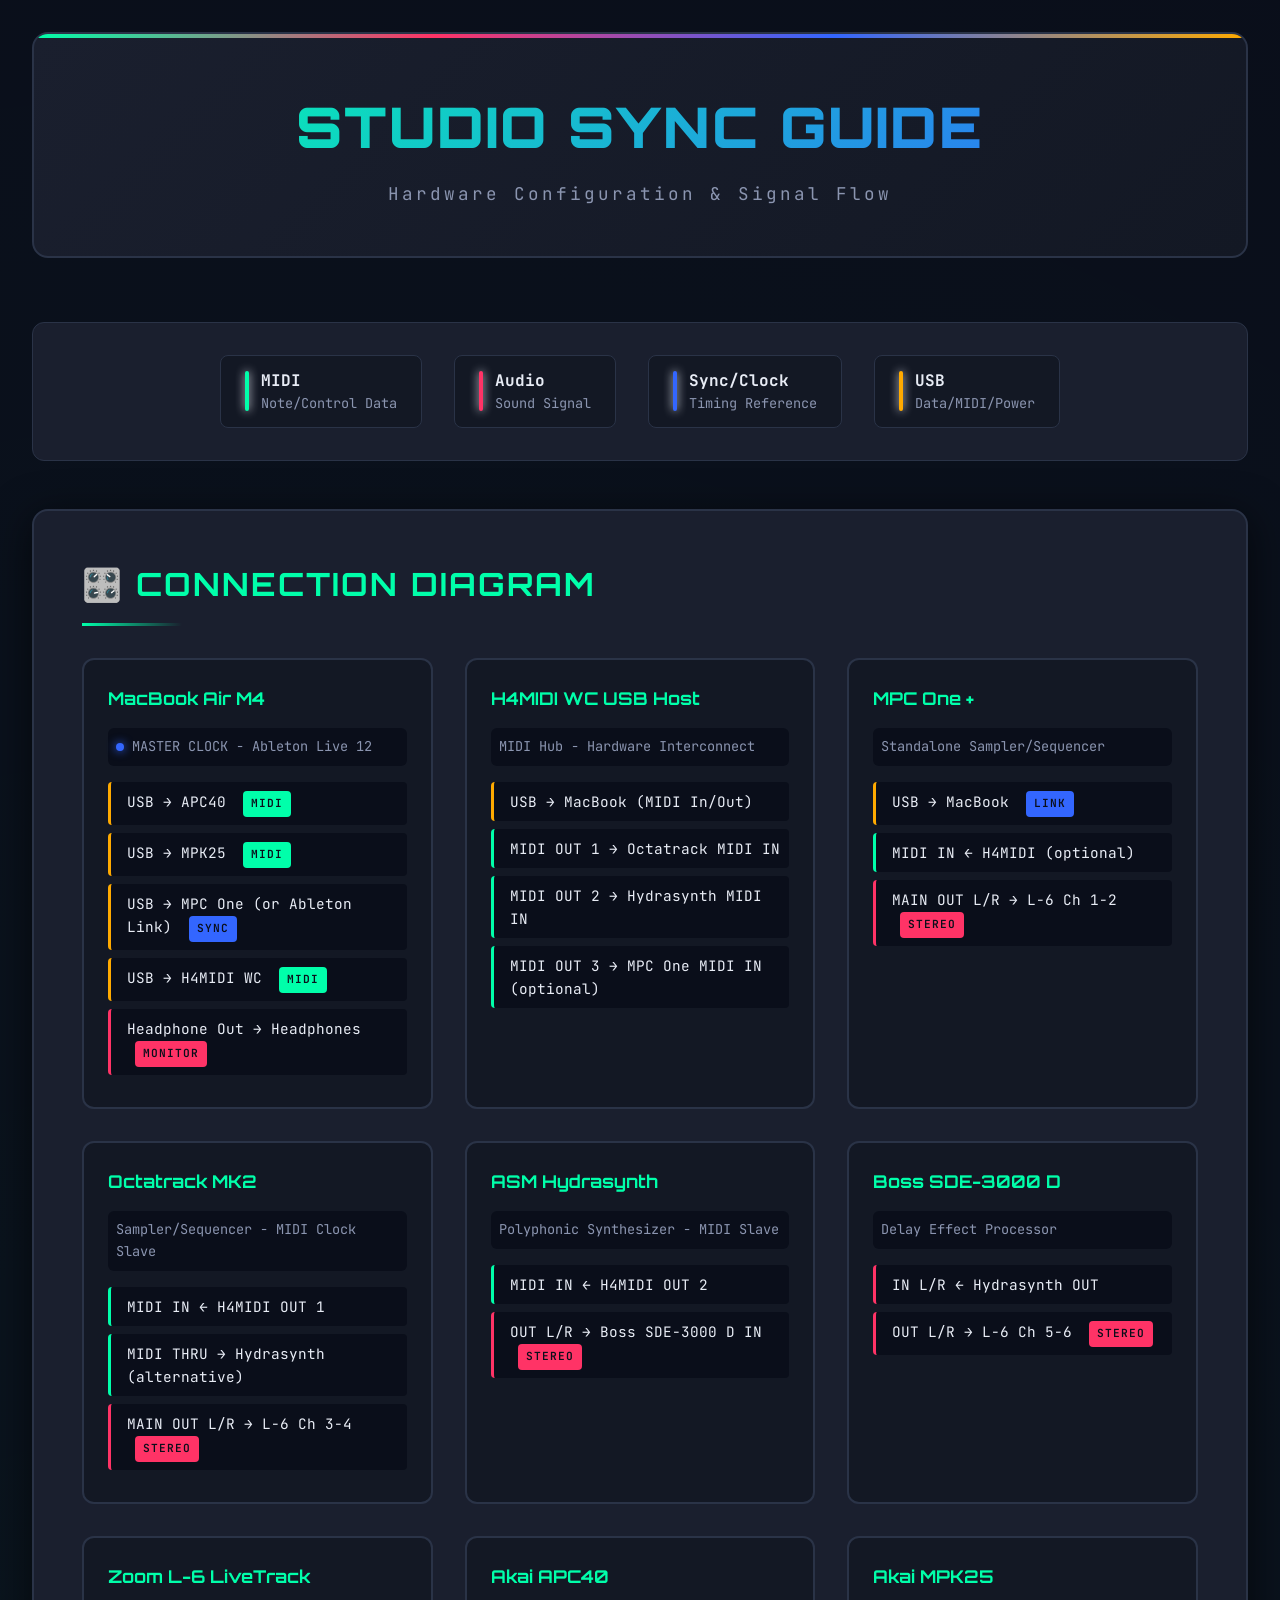
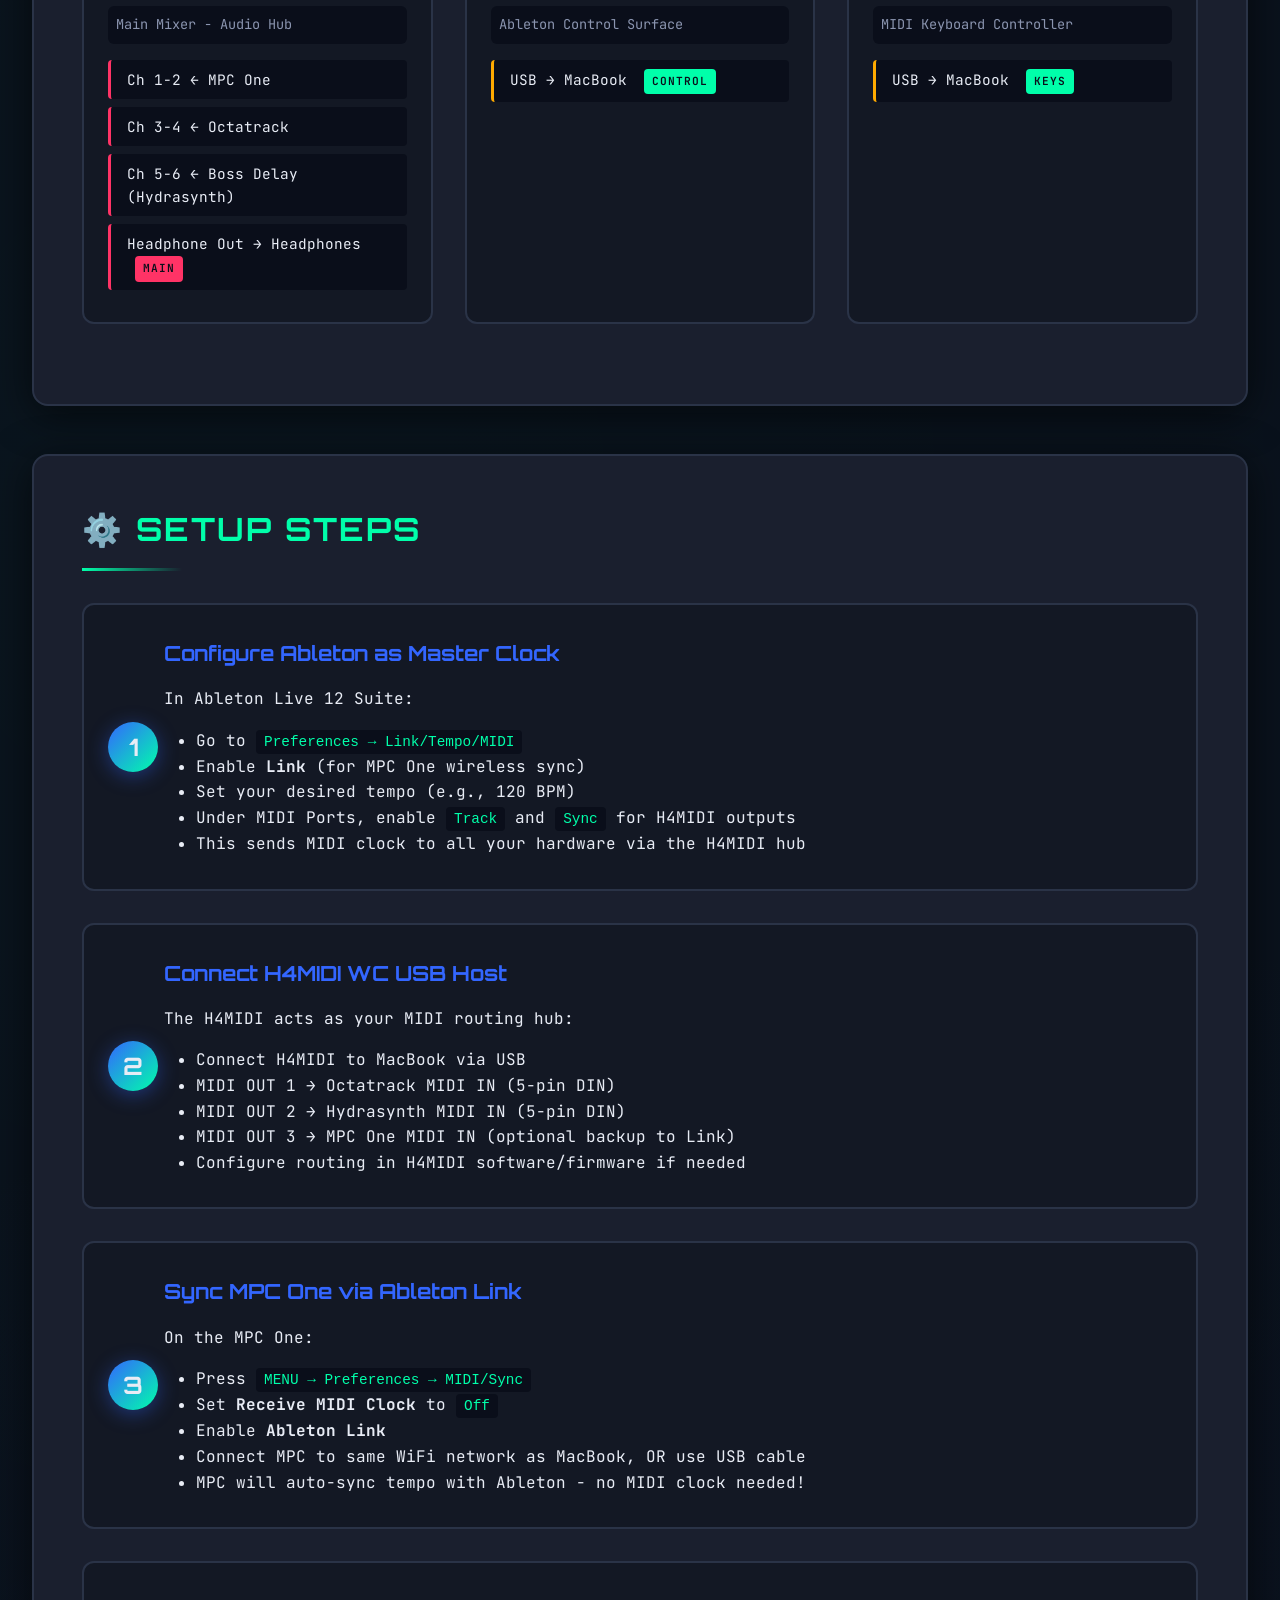
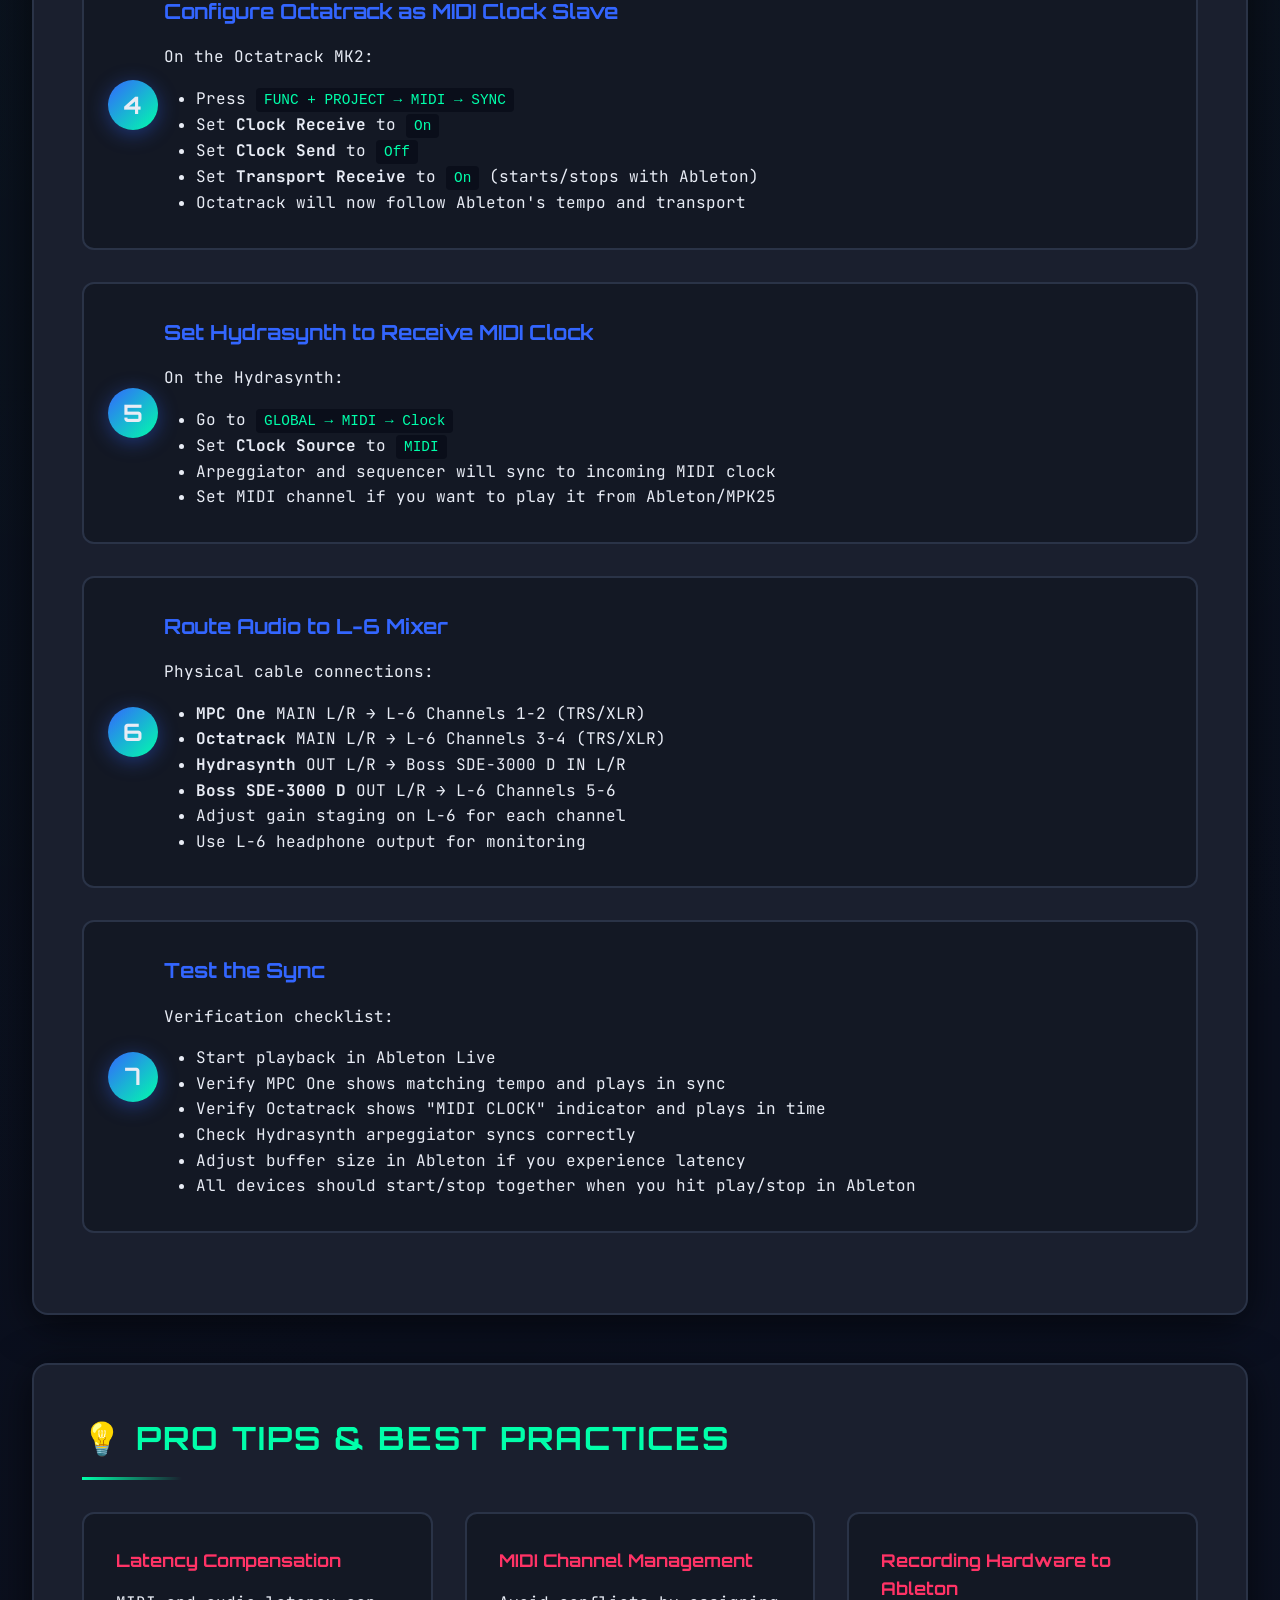
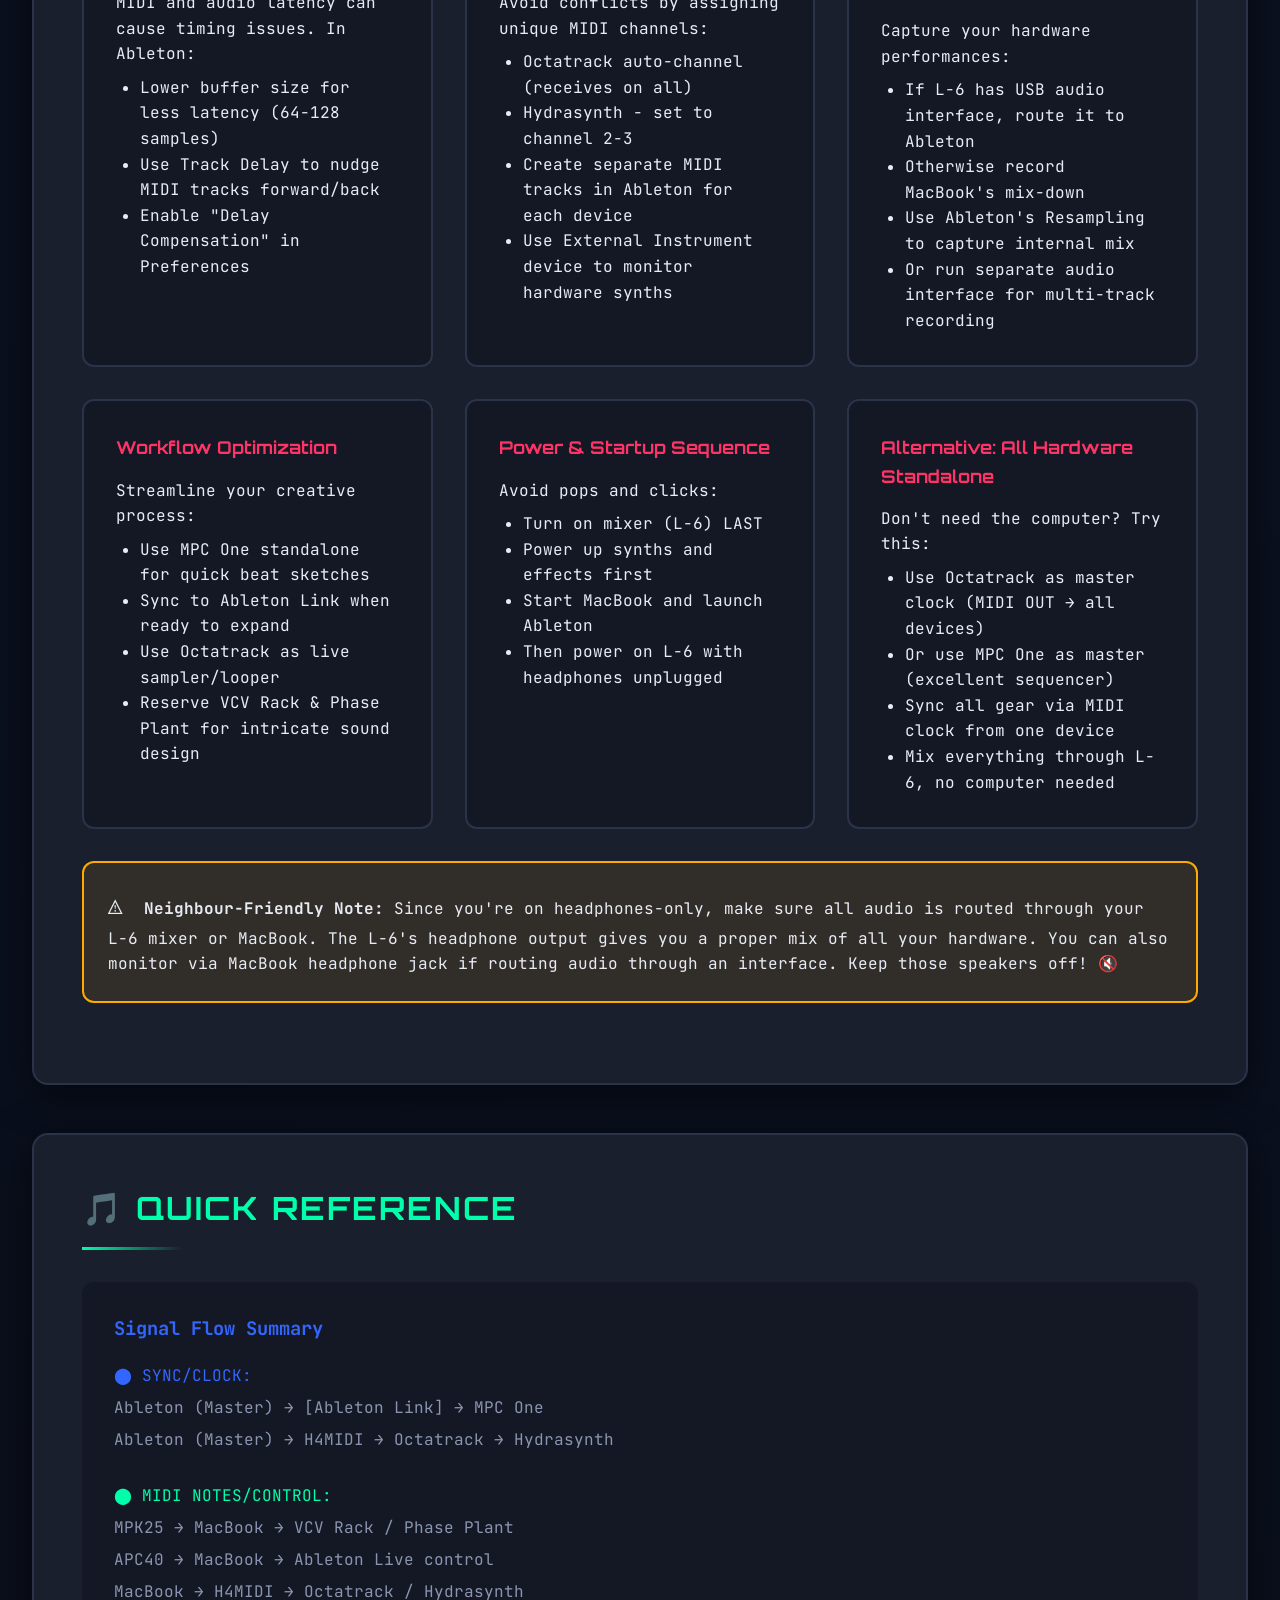
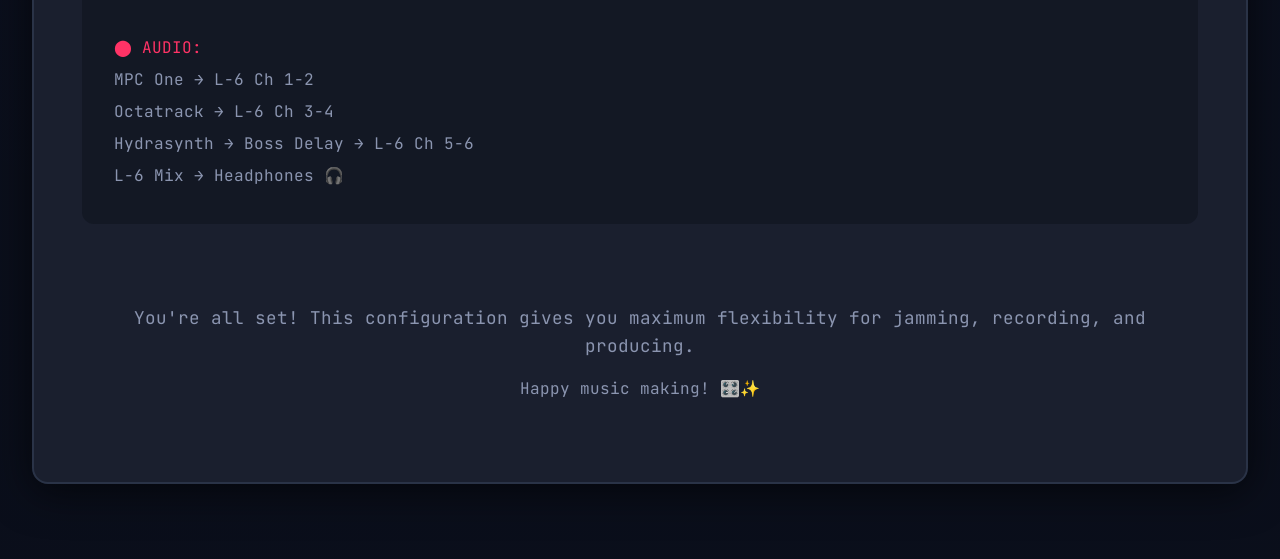
<file: syncing-midi.html>
<!DOCTYPE html>
<html lang="en">
<head>
    <meta charset="UTF-8">
    <meta name="viewport" content="width=device-width, initial-scale=1.0">
    <title>Studio Sync Guide - Hardware Setup</title>
    <link rel="preconnect" href="https://fonts.googleapis.com">
    <link rel="preconnect" href="https://fonts.gstatic.com" crossorigin>
    <link href="https://fonts.googleapis.com/css2?family=JetBrains+Mono:wght@400;600;700&family=Orbitron:wght@500;700;900&display=swap" rel="stylesheet">
    <style>
        * {
            margin: 0;
            padding: 0;
            box-sizing: border-box;
        }

        :root {
            --bg-primary: #0a0e1a;
            --bg-secondary: #131824;
            --bg-card: #1a1f2e;
            --text-primary: #e8ecf5;
            --text-secondary: #8b95b0;
            --accent-midi: #00ffaa;
            --accent-audio: #ff3366;
            --accent-sync: #3366ff;
            --accent-usb: #ffaa00;
            --border: #2a3347;
            --shadow: rgba(0, 0, 0, 0.6);
        }

        body {
            font-family: 'JetBrains Mono', monospace;
            background: var(--bg-primary);
            color: var(--text-primary);
            line-height: 1.6;
            background-image: 
                radial-gradient(circle at 20% 30%, rgba(0, 255, 170, 0.03) 0%, transparent 50%),
                radial-gradient(circle at 80% 70%, rgba(51, 102, 255, 0.03) 0%, transparent 50%);
            padding: 2rem;
        }

        .container {
            max-width: 1400px;
            margin: 0 auto;
        }

        header {
            text-align: center;
            margin-bottom: 4rem;
            padding: 3rem 2rem;
            background: linear-gradient(135deg, var(--bg-card) 0%, var(--bg-secondary) 100%);
            border-radius: 16px;
            border: 2px solid var(--border);
            position: relative;
            overflow: hidden;
        }

        header::before {
            content: '';
            position: absolute;
            top: 0;
            left: 0;
            right: 0;
            height: 4px;
            background: linear-gradient(90deg, 
                var(--accent-midi) 0%, 
                var(--accent-audio) 33%, 
                var(--accent-sync) 66%, 
                var(--accent-usb) 100%);
        }

        h1 {
            font-family: 'Orbitron', sans-serif;
            font-size: 3.5rem;
            font-weight: 900;
            margin-bottom: 0.5rem;
            background: linear-gradient(135deg, var(--accent-midi), var(--accent-sync));
            -webkit-background-clip: text;
            -webkit-text-fill-color: transparent;
            background-clip: text;
            letter-spacing: 2px;
            text-transform: uppercase;
        }

        .subtitle {
            color: var(--text-secondary);
            font-size: 1.1rem;
            letter-spacing: 3px;
        }

        .legend {
            display: flex;
            gap: 2rem;
            justify-content: center;
            flex-wrap: wrap;
            margin: 3rem 0;
            padding: 2rem;
            background: var(--bg-card);
            border-radius: 12px;
            border: 1px solid var(--border);
        }

        .legend-item {
            display: flex;
            align-items: center;
            gap: 0.75rem;
            padding: 0.75rem 1.5rem;
            background: var(--bg-secondary);
            border-radius: 8px;
            border: 1px solid var(--border);
            transition: all 0.3s ease;
        }

        .legend-item:hover {
            transform: translateY(-2px);
            box-shadow: 0 4px 20px var(--shadow);
        }

        .legend-color {
            width: 4px;
            height: 40px;
            border-radius: 2px;
            box-shadow: 0 0 10px currentColor;
        }

        .legend-color.midi { background: var(--accent-midi); }
        .legend-color.audio { background: var(--accent-audio); }
        .legend-color.sync { background: var(--accent-sync); }
        .legend-color.usb { background: var(--accent-usb); }

        .diagram-section {
            background: var(--bg-card);
            border-radius: 16px;
            padding: 3rem;
            margin-bottom: 3rem;
            border: 2px solid var(--border);
            box-shadow: 0 8px 40px var(--shadow);
        }

        h2 {
            font-family: 'Orbitron', sans-serif;
            font-size: 2rem;
            margin-bottom: 2rem;
            color: var(--accent-midi);
            text-transform: uppercase;
            letter-spacing: 2px;
            position: relative;
            padding-bottom: 1rem;
        }

        h2::after {
            content: '';
            position: absolute;
            bottom: 0;
            left: 0;
            width: 100px;
            height: 3px;
            background: linear-gradient(90deg, var(--accent-midi), transparent);
        }

        .connection-diagram {
            display: grid;
            grid-template-columns: repeat(auto-fit, minmax(300px, 1fr));
            gap: 2rem;
            margin: 2rem 0;
        }

        .device {
            background: var(--bg-secondary);
            padding: 1.5rem;
            border-radius: 12px;
            border: 2px solid var(--border);
            position: relative;
            transition: all 0.3s ease;
        }

        .device:hover {
            border-color: var(--accent-midi);
            box-shadow: 0 0 30px rgba(0, 255, 170, 0.2);
            transform: translateY(-4px);
        }

        .device-title {
            font-weight: 700;
            font-size: 1.1rem;
            margin-bottom: 1rem;
            color: var(--accent-midi);
            font-family: 'Orbitron', sans-serif;
        }

        .device-role {
            font-size: 0.85rem;
            color: var(--text-secondary);
            margin-bottom: 1rem;
            padding: 0.5rem;
            background: var(--bg-primary);
            border-radius: 6px;
        }

        .connections {
            list-style: none;
            margin-top: 1rem;
        }

        .connections li {
            padding: 0.5rem;
            margin: 0.5rem 0;
            border-left: 3px solid;
            padding-left: 1rem;
            font-size: 0.9rem;
            background: var(--bg-primary);
            border-radius: 4px;
        }

        .connections li.midi { border-color: var(--accent-midi); }
        .connections li.audio { border-color: var(--accent-audio); }
        .connections li.sync { border-color: var(--accent-sync); }
        .connections li.usb { border-color: var(--accent-usb); }

        .signal-badge {
            display: inline-block;
            padding: 0.25rem 0.5rem;
            border-radius: 4px;
            font-size: 0.7rem;
            font-weight: 600;
            margin-left: 0.5rem;
            text-transform: uppercase;
            letter-spacing: 1px;
        }

        .signal-badge.midi { background: var(--accent-midi); color: var(--bg-primary); }
        .signal-badge.audio { background: var(--accent-audio); color: var(--bg-primary); }
        .signal-badge.sync { background: var(--accent-sync); color: var(--bg-primary); }
        .signal-badge.usb { background: var(--accent-usb); color: var(--bg-primary); }

        .setup-steps {
            counter-reset: step-counter;
        }

        .step {
            background: var(--bg-secondary);
            padding: 2rem;
            margin: 2rem 0;
            border-radius: 12px;
            border: 2px solid var(--border);
            position: relative;
            padding-left: 5rem;
            transition: all 0.3s ease;
        }

        .step:hover {
            border-color: var(--accent-sync);
            box-shadow: 0 0 30px rgba(51, 102, 255, 0.2);
        }

        .step::before {
            counter-increment: step-counter;
            content: counter(step-counter);
            position: absolute;
            left: 1.5rem;
            top: 50%;
            transform: translateY(-50%);
            width: 50px;
            height: 50px;
            background: linear-gradient(135deg, var(--accent-sync), var(--accent-midi));
            border-radius: 50%;
            display: flex;
            align-items: center;
            justify-content: center;
            font-weight: 700;
            font-size: 1.5rem;
            font-family: 'Orbitron', sans-serif;
            box-shadow: 0 4px 20px rgba(51, 102, 255, 0.4);
        }

        .step h3 {
            font-family: 'Orbitron', sans-serif;
            color: var(--accent-sync);
            margin-bottom: 1rem;
            font-size: 1.3rem;
        }

        .tips-grid {
            display: grid;
            grid-template-columns: repeat(auto-fit, minmax(350px, 1fr));
            gap: 2rem;
            margin: 2rem 0;
        }

        .tip-card {
            background: var(--bg-secondary);
            padding: 2rem;
            border-radius: 12px;
            border: 2px solid var(--border);
            transition: all 0.3s ease;
        }

        .tip-card:hover {
            border-color: var(--accent-audio);
            box-shadow: 0 0 30px rgba(255, 51, 102, 0.2);
            transform: translateY(-4px);
        }

        .tip-card h3 {
            color: var(--accent-audio);
            margin-bottom: 1rem;
            font-family: 'Orbitron', sans-serif;
            font-size: 1.1rem;
        }

        .warning {
            background: rgba(255, 170, 0, 0.1);
            border: 2px solid var(--accent-usb);
            padding: 1.5rem;
            border-radius: 12px;
            margin: 2rem 0;
        }

        .warning::before {
            content: '⚠️ ';
            font-size: 1.5rem;
            margin-right: 0.5rem;
        }

        code {
            background: var(--bg-primary);
            padding: 0.25rem 0.5rem;
            border-radius: 4px;
            color: var(--accent-midi);
            font-size: 0.9rem;
        }

        @keyframes pulse {
            0%, 100% { opacity: 1; }
            50% { opacity: 0.5; }
        }

        .sync-indicator {
            display: inline-block;
            width: 8px;
            height: 8px;
            background: var(--accent-sync);
            border-radius: 50%;
            margin-right: 0.5rem;
            animation: pulse 2s infinite;
            box-shadow: 0 0 10px var(--accent-sync);
        }

        @media (max-width: 768px) {
            h1 { font-size: 2rem; }
            .step { padding-left: 3rem; }
            .step::before { 
                width: 35px; 
                height: 35px; 
                font-size: 1rem;
                left: 1rem;
            }
        }
    </style>
</head>
<body>
    <div class="container">
        <header>
            <h1>Studio Sync Guide</h1>
            <p class="subtitle">Hardware Configuration & Signal Flow</p>
        </header>

        <div class="legend">
            <div class="legend-item">
                <div class="legend-color midi"></div>
                <div>
                    <strong>MIDI</strong>
                    <div style="font-size: 0.85rem; color: var(--text-secondary);">Note/Control Data</div>
                </div>
            </div>
            <div class="legend-item">
                <div class="legend-color audio"></div>
                <div>
                    <strong>Audio</strong>
                    <div style="font-size: 0.85rem; color: var(--text-secondary);">Sound Signal</div>
                </div>
            </div>
            <div class="legend-item">
                <div class="legend-color sync"></div>
                <div>
                    <strong>Sync/Clock</strong>
                    <div style="font-size: 0.85rem; color: var(--text-secondary);">Timing Reference</div>
                </div>
            </div>
            <div class="legend-item">
                <div class="legend-color usb"></div>
                <div>
                    <strong>USB</strong>
                    <div style="font-size: 0.85rem; color: var(--text-secondary);">Data/MIDI/Power</div>
                </div>
            </div>
        </div>

        <div class="diagram-section">
            <h2>🎛️ Connection Diagram</h2>
            
            <div class="connection-diagram">
                <div class="device">
                    <div class="device-title">MacBook Air M4</div>
                    <div class="device-role"><span class="sync-indicator"></span>MASTER CLOCK - Ableton Live 12</div>
                    <ul class="connections">
                        <li class="usb">USB → APC40 <span class="signal-badge midi">MIDI</span></li>
                        <li class="usb">USB → MPK25 <span class="signal-badge midi">MIDI</span></li>
                        <li class="usb">USB → MPC One (or Ableton Link) <span class="signal-badge sync">SYNC</span></li>
                        <li class="usb">USB → H4MIDI WC <span class="signal-badge midi">MIDI</span></li>
                        <li class="audio">Headphone Out → Headphones <span class="signal-badge audio">MONITOR</span></li>
                    </ul>
                </div>

                <div class="device">
                    <div class="device-title">H4MIDI WC USB Host</div>
                    <div class="device-role">MIDI Hub - Hardware Interconnect</div>
                    <ul class="connections">
                        <li class="usb">USB → MacBook (MIDI In/Out)</li>
                        <li class="midi">MIDI OUT 1 → Octatrack MIDI IN</li>
                        <li class="midi">MIDI OUT 2 → Hydrasynth MIDI IN</li>
                        <li class="midi">MIDI OUT 3 → MPC One MIDI IN (optional)</li>
                    </ul>
                </div>

                <div class="device">
                    <div class="device-title">MPC One +</div>
                    <div class="device-role">Standalone Sampler/Sequencer</div>
                    <ul class="connections">
                        <li class="usb">USB → MacBook <span class="signal-badge sync">LINK</span></li>
                        <li class="midi">MIDI IN ← H4MIDI (optional)</li>
                        <li class="audio">MAIN OUT L/R → L-6 Ch 1-2 <span class="signal-badge audio">STEREO</span></li>
                    </ul>
                </div>

                <div class="device">
                    <div class="device-title">Octatrack MK2</div>
                    <div class="device-role">Sampler/Sequencer - MIDI Clock Slave</div>
                    <ul class="connections">
                        <li class="midi">MIDI IN ← H4MIDI OUT 1</li>
                        <li class="midi">MIDI THRU → Hydrasynth (alternative)</li>
                        <li class="audio">MAIN OUT L/R → L-6 Ch 3-4 <span class="signal-badge audio">STEREO</span></li>
                    </ul>
                </div>

                <div class="device">
                    <div class="device-title">ASM Hydrasynth</div>
                    <div class="device-role">Polyphonic Synthesizer - MIDI Slave</div>
                    <ul class="connections">
                        <li class="midi">MIDI IN ← H4MIDI OUT 2</li>
                        <li class="audio">OUT L/R → Boss SDE-3000 D IN <span class="signal-badge audio">STEREO</span></li>
                    </ul>
                </div>

                <div class="device">
                    <div class="device-title">Boss SDE-3000 D</div>
                    <div class="device-role">Delay Effect Processor</div>
                    <ul class="connections">
                        <li class="audio">IN L/R ← Hydrasynth OUT</li>
                        <li class="audio">OUT L/R → L-6 Ch 5-6 <span class="signal-badge audio">STEREO</span></li>
                    </ul>
                </div>

                <div class="device">
                    <div class="device-title">Zoom L-6 LiveTrack</div>
                    <div class="device-role">Main Mixer - Audio Hub</div>
                    <ul class="connections">
                        <li class="audio">Ch 1-2 ← MPC One</li>
                        <li class="audio">Ch 3-4 ← Octatrack</li>
                        <li class="audio">Ch 5-6 ← Boss Delay (Hydrasynth)</li>
                        <li class="audio">Headphone Out → Headphones <span class="signal-badge audio">MAIN</span></li>
                    </ul>
                </div>

                <div class="device">
                    <div class="device-title">Akai APC40</div>
                    <div class="device-role">Ableton Control Surface</div>
                    <ul class="connections">
                        <li class="usb">USB → MacBook <span class="signal-badge midi">CONTROL</span></li>
                    </ul>
                </div>

                <div class="device">
                    <div class="device-title">Akai MPK25</div>
                    <div class="device-role">MIDI Keyboard Controller</div>
                    <ul class="connections">
                        <li class="usb">USB → MacBook <span class="signal-badge midi">KEYS</span></li>
                    </ul>
                </div>
            </div>
        </div>

        <div class="diagram-section">
            <h2>⚙️ Setup Steps</h2>
            
            <div class="setup-steps">
                <div class="step">
                    <h3>Configure Ableton as Master Clock</h3>
                    <p>In Ableton Live 12 Suite:</p>
                    <ul style="margin-left: 2rem; margin-top: 1rem;">
                        <li>Go to <code>Preferences → Link/Tempo/MIDI</code></li>
                        <li>Enable <strong>Link</strong> (for MPC One wireless sync)</li>
                        <li>Set your desired tempo (e.g., 120 BPM)</li>
                        <li>Under MIDI Ports, enable <code>Track</code> and <code>Sync</code> for H4MIDI outputs</li>
                        <li>This sends MIDI clock to all your hardware via the H4MIDI hub</li>
                    </ul>
                </div>

                <div class="step">
                    <h3>Connect H4MIDI WC USB Host</h3>
                    <p>The H4MIDI acts as your MIDI routing hub:</p>
                    <ul style="margin-left: 2rem; margin-top: 1rem;">
                        <li>Connect H4MIDI to MacBook via USB</li>
                        <li>MIDI OUT 1 → Octatrack MIDI IN (5-pin DIN)</li>
                        <li>MIDI OUT 2 → Hydrasynth MIDI IN (5-pin DIN)</li>
                        <li>MIDI OUT 3 → MPC One MIDI IN (optional backup to Link)</li>
                        <li>Configure routing in H4MIDI software/firmware if needed</li>
                    </ul>
                </div>

                <div class="step">
                    <h3>Sync MPC One via Ableton Link</h3>
                    <p>On the MPC One:</p>
                    <ul style="margin-left: 2rem; margin-top: 1rem;">
                        <li>Press <code>MENU → Preferences → MIDI/Sync</code></li>
                        <li>Set <strong>Receive MIDI Clock</strong> to <code>Off</code></li>
                        <li>Enable <strong>Ableton Link</strong></li>
                        <li>Connect MPC to same WiFi network as MacBook, OR use USB cable</li>
                        <li>MPC will auto-sync tempo with Ableton - no MIDI clock needed!</li>
                    </ul>
                </div>

                <div class="step">
                    <h3>Configure Octatrack as MIDI Clock Slave</h3>
                    <p>On the Octatrack MK2:</p>
                    <ul style="margin-left: 2rem; margin-top: 1rem;">
                        <li>Press <code>FUNC + PROJECT → MIDI → SYNC</code></li>
                        <li>Set <strong>Clock Receive</strong> to <code>On</code></li>
                        <li>Set <strong>Clock Send</strong> to <code>Off</code></li>
                        <li>Set <strong>Transport Receive</strong> to <code>On</code> (starts/stops with Ableton)</li>
                        <li>Octatrack will now follow Ableton's tempo and transport</li>
                    </ul>
                </div>

                <div class="step">
                    <h3>Set Hydrasynth to Receive MIDI Clock</h3>
                    <p>On the Hydrasynth:</p>
                    <ul style="margin-left: 2rem; margin-top: 1rem;">
                        <li>Go to <code>GLOBAL → MIDI → Clock</code></li>
                        <li>Set <strong>Clock Source</strong> to <code>MIDI</code></li>
                        <li>Arpeggiator and sequencer will sync to incoming MIDI clock</li>
                        <li>Set MIDI channel if you want to play it from Ableton/MPK25</li>
                    </ul>
                </div>

                <div class="step">
                    <h3>Route Audio to L-6 Mixer</h3>
                    <p>Physical cable connections:</p>
                    <ul style="margin-left: 2rem; margin-top: 1rem;">
                        <li><strong>MPC One</strong> MAIN L/R → L-6 Channels 1-2 (TRS/XLR)</li>
                        <li><strong>Octatrack</strong> MAIN L/R → L-6 Channels 3-4 (TRS/XLR)</li>
                        <li><strong>Hydrasynth</strong> OUT L/R → Boss SDE-3000 D IN L/R</li>
                        <li><strong>Boss SDE-3000 D</strong> OUT L/R → L-6 Channels 5-6</li>
                        <li>Adjust gain staging on L-6 for each channel</li>
                        <li>Use L-6 headphone output for monitoring</li>
                    </ul>
                </div>

                <div class="step">
                    <h3>Test the Sync</h3>
                    <p>Verification checklist:</p>
                    <ul style="margin-left: 2rem; margin-top: 1rem;">
                        <li>Start playback in Ableton Live</li>
                        <li>Verify MPC One shows matching tempo and plays in sync</li>
                        <li>Verify Octatrack shows "MIDI CLOCK" indicator and plays in time</li>
                        <li>Check Hydrasynth arpeggiator syncs correctly</li>
                        <li>Adjust buffer size in Ableton if you experience latency</li>
                        <li>All devices should start/stop together when you hit play/stop in Ableton</li>
                    </ul>
                </div>
            </div>
        </div>

        <div class="diagram-section">
            <h2>💡 Pro Tips & Best Practices</h2>
            
            <div class="tips-grid">
                <div class="tip-card">
                    <h3>Latency Compensation</h3>
                    <p>MIDI and audio latency can cause timing issues. In Ableton:</p>
                    <ul style="margin-left: 1.5rem; margin-top: 0.5rem;">
                        <li>Lower buffer size for less latency (64-128 samples)</li>
                        <li>Use Track Delay to nudge MIDI tracks forward/back</li>
                        <li>Enable "Delay Compensation" in Preferences</li>
                    </ul>
                </div>

                <div class="tip-card">
                    <h3>MIDI Channel Management</h3>
                    <p>Avoid conflicts by assigning unique MIDI channels:</p>
                    <ul style="margin-left: 1.5rem; margin-top: 0.5rem;">
                        <li>Octatrack auto-channel (receives on all)</li>
                        <li>Hydrasynth - set to channel 2-3</li>
                        <li>Create separate MIDI tracks in Ableton for each device</li>
                        <li>Use External Instrument device to monitor hardware synths</li>
                    </ul>
                </div>

                <div class="tip-card">
                    <h3>Recording Hardware to Ableton</h3>
                    <p>Capture your hardware performances:</p>
                    <ul style="margin-left: 1.5rem; margin-top: 0.5rem;">
                        <li>If L-6 has USB audio interface, route it to Ableton</li>
                        <li>Otherwise record MacBook's mix-down</li>
                        <li>Use Ableton's Resampling to capture internal mix</li>
                        <li>Or run separate audio interface for multi-track recording</li>
                    </ul>
                </div>

                <div class="tip-card">
                    <h3>Workflow Optimization</h3>
                    <p>Streamline your creative process:</p>
                    <ul style="margin-left: 1.5rem; margin-top: 0.5rem;">
                        <li>Use MPC One standalone for quick beat sketches</li>
                        <li>Sync to Ableton Link when ready to expand</li>
                        <li>Use Octatrack as live sampler/looper</li>
                        <li>Reserve VCV Rack & Phase Plant for intricate sound design</li>
                    </ul>
                </div>

                <div class="tip-card">
                    <h3>Power & Startup Sequence</h3>
                    <p>Avoid pops and clicks:</p>
                    <ul style="margin-left: 1.5rem; margin-top: 0.5rem;">
                        <li>Turn on mixer (L-6) LAST</li>
                        <li>Power up synths and effects first</li>
                        <li>Start MacBook and launch Ableton</li>
                        <li>Then power on L-6 with headphones unplugged</li>
                    </ul>
                </div>

                <div class="tip-card">
                    <h3>Alternative: All Hardware Standalone</h3>
                    <p>Don't need the computer? Try this:</p>
                    <ul style="margin-left: 1.5rem; margin-top: 0.5rem;">
                        <li>Use Octatrack as master clock (MIDI OUT → all devices)</li>
                        <li>Or use MPC One as master (excellent sequencer)</li>
                        <li>Sync all gear via MIDI clock from one device</li>
                        <li>Mix everything through L-6, no computer needed</li>
                    </ul>
                </div>
            </div>

            <div class="warning">
                <strong>Neighbour-Friendly Note:</strong> Since you're on headphones-only, make sure all audio is routed through your L-6 mixer or MacBook. The L-6's headphone output gives you a proper mix of all your hardware. You can also monitor via MacBook headphone jack if routing audio through an interface. Keep those speakers off! 🔇
            </div>
        </div>

        <div class="diagram-section">
            <h2>🎵 Quick Reference</h2>
            
            <div style="background: var(--bg-secondary); padding: 2rem; border-radius: 12px; margin-top: 2rem;">
                <h3 style="color: var(--accent-sync); margin-bottom: 1rem;">Signal Flow Summary</h3>
                <div style="font-family: 'JetBrains Mono', monospace; line-height: 2; color: var(--text-secondary);">
                    <div style="color: var(--accent-sync);">⬤ SYNC/CLOCK:</div>
                    Ableton (Master) → [Ableton Link] → MPC One<br>
                    Ableton (Master) → H4MIDI → Octatrack → Hydrasynth
                    
                    <div style="color: var(--accent-midi); margin-top: 1.5rem;">⬤ MIDI NOTES/CONTROL:</div>
                    MPK25 → MacBook → VCV Rack / Phase Plant<br>
                    APC40 → MacBook → Ableton Live control<br>
                    MacBook → H4MIDI → Octatrack / Hydrasynth
                    
                    <div style="color: var(--accent-audio); margin-top: 1.5rem;">⬤ AUDIO:</div>
                    MPC One → L-6 Ch 1-2<br>
                    Octatrack → L-6 Ch 3-4<br>
                    Hydrasynth → Boss Delay → L-6 Ch 5-6<br>
                    L-6 Mix → Headphones 🎧
                </div>
            </div>

            <div style="text-align: center; margin-top: 3rem; padding: 2rem; color: var(--text-secondary);">
                <p style="font-size: 1.1rem;">You're all set! This configuration gives you maximum flexibility for jamming, recording, and producing.</p>
                <p style="margin-top: 1rem;">Happy music making! 🎛️✨</p>
            </div>
        </div>
    </div>
</body>
</html>
</file>
<file: style.css>
/* Reset and base styles */
* {
    margin: 0;
    padding: 0;
    box-sizing: border-box;
}

:root {
    --primary-color: rgb(31, 136, 61);
    --secondary-color: #f4f4f4;
    --dark-color: #222;
    --light-color: #fff;
    --transition: all 0.3s ease;
}

body {
    line-height: 1.6;
    color: var(--dark-color);
    background-color: #f0f0f0;
    overflow-x: hidden;
    font-family: 'Chakra Petch', sans-serif;
    font-weight: 300;
    letter-spacing: normal;
}

a {
    text-decoration: none;
    color: inherit;
    transition: var(--transition);
}

ul {
    list-style: none;
}

img {
    max-width: 100%;
    height: auto;
    display: block;
}

.btn {
    display: inline-block;
    background-color: var(--primary-color);
    color: var(--light-color);
    padding: 10px 25px;
    border: none;
    border-radius: 4px;
    cursor: pointer;
    font-weight: 600;
    letter-spacing: 1px;
    transition: var(--transition);
}

.btn:hover {
    background-color: rgba(31, 136, 61, 0.8);
    transform: translateY(-2px);
}

/* Header & Navigation */
header {
    position: fixed;
    top: 0;
    left: 0;
    width: 100%;
    display: flex;
    justify-content: space-between;
    align-items: center;
    padding: 20px 5%;
    background-color: rgba(0, 0, 0, 0.8);
    backdrop-filter: blur(10px);
    z-index: 1000;
    transition: var(--transition);
}

.logo a {
    font-size: 1.8rem;
    font-weight: 600;
    color: var(--light-color);
    letter-spacing: 2px;
}

.logo a:hover {
    color: var(--primary-color);
}

nav ul {
    display: flex;
    gap: 30px;
}

nav ul li a {
    color: var(--light-color);
    font-size: 1rem;
    font-weight: 400;
    position: relative;
}

nav ul li a::after {
    content: '';
    position: absolute;
    width: 0;
    height: 2px;
    bottom: -5px;
    left: 0;
    background-color: var(--primary-color);
    transition: var(--transition);
}

nav ul li a:hover::after {
    width: 100%;
}

nav ul li a:hover {
    color: var(--primary-color);
}

.menu-toggle {
    display: none;
    flex-direction: column;
    gap: 6px;
    cursor: pointer;
}

.menu-toggle span {
    width: 30px;
    height: 3px;
    background-color: var(--light-color);
    transition: var(--transition);
}

/* ====================================
   COUNTDOWN SECTION
   ==================================== */

.countdown-section {
    background: linear-gradient(135deg, #0f0c29, #302b63, #24243e);
    background-size: 200% 200%;
    animation: gradientShift 15s ease infinite;
    padding: 4rem 2rem;
    min-height: 100vh;
    display: flex;
    align-items: center;
    justify-content: center;
    position: relative;
}

@keyframes gradientShift {
    0%, 100% { background-position: 0% 50%; }
    50% { background-position: 100% 50%; }
}

.countdown-container {
    max-width: 600px;
    margin: 50px auto;
    text-align: center;
}

.pre-release-badge {
    display: inline-block;
    padding: 0.5rem 1.5rem;
    background: #e94560;
    color: white;
    font-size: 0.75rem;
    font-weight: 700;
    letter-spacing: 2px;
    text-transform: uppercase;
    border-radius: 50px;
    margin-bottom: 2rem;
    animation: pulse 2s ease-in-out infinite;
    box-shadow: 0 0 30px rgba(233, 69, 96, 0.3);
}

@keyframes pulse {
    0%, 100% { transform: scale(1); }
    50% { transform: scale(1.05); }
}

.album-cover-wrapper {
    position: relative;
    margin: 0 auto 2rem;
    width: 300px;
    height: 300px;
}

.album-cover {
    width: 100%;
    height: 100%;
    border-radius: 20px;
    box-shadow: 0 25px 50px rgba(0, 0, 0, 0.5);
    transition: transform 0.5s ease;
    animation: float 6s ease-in-out infinite;
    object-fit: cover;
}

@keyframes float {
    0%, 100% { transform: translateY(0px) rotate(0deg); }
    50% { transform: translateY(-10px) rotate(2deg); }
}

.album-cover-wrapper:hover .album-cover {
    transform: scale(1.05) rotate(-2deg);
}

.album-cover-wrapper::before {
    content: '';
    position: absolute;
    inset: -10px;
    background: linear-gradient(45deg, #e94560, #ff6b9d, #e94560);
    border-radius: 25px;
    opacity: 0;
    z-index: -1;
    transition: opacity 0.3s ease;
    filter: blur(20px);
}

.album-cover-wrapper:hover::before {
    opacity: 0.6;
    animation: rotate 3s linear infinite;
}

@keyframes rotate {
    from { transform: rotate(0deg); }
    to { transform: rotate(360deg); }
}

.release-type {
    font-size: 0.875rem;
    color: rgba(255, 255, 255, 0.6);
    text-transform: uppercase;
    letter-spacing: 3px;
    margin-bottom: 0.5rem;
    opacity: 0;
    animation: fadeInUp 0.8s ease forwards 0.2s;
}

.release-title {
    font-family: 'Playfair Display', serif;
    font-size: 3.5rem;
    font-weight: 900;
    margin-bottom: 2.5rem;
    background: linear-gradient(135deg, #fff, #ffd6e0);
    -webkit-background-clip: text;
    -webkit-text-fill-color: transparent;
    background-clip: text;
    opacity: 0;
    animation: fadeInUp 0.8s ease forwards 0.4s;
}

@keyframes fadeInUp {
    from {
        opacity: 0;
        transform: translateY(30px);
    }
    to {
        opacity: 1;
        transform: translateY(0);
    }
}

.countdown {
    display: grid;
    grid-template-columns: repeat(4, 1fr);
    gap: 1rem;
    margin-bottom: 2rem;
}

.countdown-unit {
    background: rgba(255, 255, 255, 0.05);
    backdrop-filter: blur(10px);
    border: 1px solid rgba(255, 255, 255, 0.1);
    border-radius: 15px;
    padding: 1.5rem 1rem;
    transition: all 0.3s ease;
    opacity: 0;
    animation: fadeInUp 0.8s ease forwards;
}

.countdown-unit:nth-child(1) { animation-delay: 0.6s; }
.countdown-unit:nth-child(2) { animation-delay: 0.7s; }
.countdown-unit:nth-child(3) { animation-delay: 0.8s; }
.countdown-unit:nth-child(4) { animation-delay: 0.9s; }

.countdown-unit:hover {
    transform: translateY(-5px);
    background: rgba(255, 255, 255, 0.1);
    border-color: #e94560;
    box-shadow: 0 10px 30px rgba(233, 69, 96, 0.2);
}

.countdown-number {
    font-family: 'Playfair Display', serif;
    font-size: 2.5rem;
    font-weight: 700;
    color: #ffffff;
    display: block;
    margin-bottom: 0.5rem;
    transition: color 0.3s ease;
}

.countdown-unit:hover .countdown-number {
    color: #e94560;
}

.countdown-label {
    font-size: 0.75rem;
    color: rgba(255, 255, 255, 0.6);
    text-transform: uppercase;
    letter-spacing: 1px;
    font-weight: 500;
}

.release-date {
    font-size: 0.95rem;
    color: rgba(255, 255, 255, 0.6);
    margin-bottom: 1rem;
    opacity: 0;
    animation: fadeInUp 0.8s ease forwards 1s;
}

.timezone-note {
    font-size: 0.8rem;
    color: rgba(255, 255, 255, 0.4);
    font-style: italic;
    opacity: 0;
    animation: fadeInUp 0.8s ease forwards 1.1s;
}

.flip {
    animation: flip 0.6s ease;
}

@keyframes flip {
    0% { transform: rotateX(0deg); }
    50% { transform: rotateX(90deg); }
    100% { transform: rotateX(0deg); }
}

/* Hero Section */
.hero-section {
    height: 100vh;
    background: linear-gradient(rgba(0, 0, 0, 0.5), rgba(0, 0, 0, 0.5)), url('social-thumb-5b-1120.png');
    background-size: cover;
    background-position: center;
    display: flex;
    align-items: center;
    justify-content: center;
    color: var(--light-color);
    text-align: center;
    padding: 0 20px;
}

.hero-content {
    max-width: 800px;
}

.hero-content h1 {
    font-size: 4rem;
    font-weight: 600;
    margin-bottom: 20px;
    letter-spacing: 4px;
}

.hero-content p {
    font-size: 1.5rem;
    margin-bottom: 30px;
    opacity: 0.8;
}

.hero-cta {
    margin-top: 40px;
}

/* Section Styles */
section {
    padding: 100px 5%;
}

.section-header {
    text-align: center;
    margin-bottom: 60px;
}

.section-header h2 {
    font-size: 2.5rem;
    color: var(--primary-color);
    position: relative;
    display: inline-block;
}

.section-header h2::after {
    content: '';
    position: absolute;
    width: 50%;
    height: 3px;
    background-color: var(--primary-color);
    bottom: -10px;
    left: 25%;
}

/* Bio Section */
.bio-section {
    background-color: var(--light-color);
}

.bio-container {
    display: flex;
    flex-wrap: wrap;
    gap: 40px;
    align-items: center;
}

.bio-image {
    flex: 1;
    min-width: 300px;
    overflow: hidden;
    border-radius: 10px;
    box-shadow: 0 10px 30px rgba(0, 0, 0, 0.1);
}

.bio-image img {
    width: 100%;
    transition: transform 0.5s ease;
}

.bio-image:hover img {
    transform: scale(1.05);
}

.bio-text {
    flex: 1;
    min-width: 300px;
}

.bio-text p {
    margin-bottom: 15px;
    font-size: 1.1rem;
    line-height: 1.8;
}

/* Music Section */
.music-section {
    background-color: #111;
    color: var(--light-color);
}

.music-container {
    display: flex;
    flex-wrap: wrap;
    gap: 40px;
    align-items: center;
}

.music-image {
    flex: 1;
    min-width: 300px;
    transform: perspective(1000px) rotateY(-15deg);
    transition: transform 0.5s ease;
    box-shadow: 10px 10px 30px rgba(0, 0, 0, 0.3);
    border-radius: 10px;
    overflow: hidden;
}

.music-image:hover {
    transform: perspective(1000px) rotateY(0);
}

.music-player {
    flex: 1;
    min-width: 300px;
}

.music-player iframe {
    width: 100%;
    height: 380px;
    border-radius: 10px;
    box-shadow: 0 10px 30px rgba(0, 0, 0, 0.3);
}

/* Contact Section */
.contact-section {
    background: var(--dark-color);
}

.contact-container {
    display: flex;
    flex-wrap: wrap;
    gap: 40px;
}

.contact-form {
    flex: 2;
    min-width: 300px;
}

.form-group {
    margin-bottom: 20px;
}

.form-group input,
.form-group textarea {
    width: 100%;
    padding: 15px;
    border: 1px solid #ddd;
    border-radius: 4px;
    font-family: 'Work Sans', sans-serif;
    font-size: 1rem;
    transition: var(--transition);
    background-color: var(--primary-color) !important;
}

.form-group input::placeholder, ::placeholder {
    color: var(--light-color) !important;
}

.form-group input:focus,
.form-group textarea:focus {
    outline: none;
    border-color: var(--primary-color);
    box-shadow: 0 0 10px rgba(31, 136, 61, 0.2);
}

.form-group textarea {
    height: 150px;
    resize: vertical;
}

.thanks-message {
    display: none;
    background-color: var(--primary-color);
    color: var(--light-color);
    padding: 15px;
    border-radius: 4px;
    margin-top: 20px;
    text-align: center;
}

.contact-info {
    flex: 1;
    min-width: 300px;
    display: flex;
    flex-direction: column;
    justify-content: center;
}

.socials {
    display: flex;
    gap: 15px;
    margin-top: 20px;
    justify-content: center;
}

.socials a {
    display: flex;
    align-items: center;
    justify-content: center;
    width: 50px;
    height: 50px;
    border-radius: 50%;
    /* background-color: #f5f5f5; */
    color: var(--primary-color);
    font-size: 2rem;
    transition: var(
    --transition);
}

.socials a:hover {
    background-color: var(--primary-color);
    color: var(--light-color);
    transform: translateY(-5px);
}

/* Footer */
footer {
    background-color: var(--dark-color);
    color: var(--light-color);
    padding: 30px 5%;
    text-align: center;
}

.footer-content {
    display: flex;
    flex-direction: column;
    align-items: center;
    gap: 15px;
}

.time {
    font-size: 1rem;
    font-family: monospace;
    letter-spacing: 2px;
}

/* Media Queries */
@media (max-width: 992px) {
    .hero-content h1 {
        font-size: 3.5rem;
    }
    
    .section-header h2 {
        font-size: 2.2rem;
    }
}

@media (max-width: 768px) {
    header {
        padding: 15px 5%;
    }
    
    .menu-toggle {
        display: flex;
        z-index: 1001;
    }
    
    .menu-toggle.active span:nth-child(1) {
        transform: translateY(9px) rotate(45deg);
    }
    
    .menu-toggle.active span:nth-child(2) {
        opacity: 0;
    }
    
    .menu-toggle.active span:nth-child(3) {
        transform: translateY(-9px) rotate(-45deg);
    }
    
    nav {
        position: fixed;
        top: 0;
        right: -100%;
        width: 70%;
        height: 100vh;
        background-color: rgba(0, 0, 0, 0.95);
        transition: var(--transition);
        display: flex;
        align-items: center;
        justify-content: center;
    }
    
    nav.active {
        right: 0;
    }
    
    nav ul {
        flex-direction: column;
        text-align: center;
    }
    
    nav ul li a {
        font-size: 1.3rem;
    }
    
    .hero-content h1 {
        font-size: 2.8rem;
    }
    
    .hero-content p {
        font-size: 1.2rem;
    }
    
    section {
        padding: 80px 5%;
    }
    
    .section-header {
        margin-bottom: 40px;
    }
    
    .music-image {
        transform: none;
    }
}

@media (max-width: 640px) {
    /* Countdown responsive adjustments */
    .countdown-section {
        padding: 3rem 1.5rem;
    }

    .release-title {
        font-size: 2.5rem;
    }

    .countdown {
        gap: 0.75rem;
    }

    .countdown-number {
        font-size: 2rem;
    }

    .album-cover-wrapper {
        width: 250px;
        height: 250px;
    }

    .countdown-unit {
        padding: 1rem 0.5rem;
    }
}

@media (max-width: 576px) {
    .hero-content h1 {
        font-size: 2.2rem;
    }
    
    .section-header h2 {
        font-size: 1.8rem;
    }
    
    .bio-text p {
        font-size: 1rem;
        line-height: 1.6;
    }
    
    section {
        padding: 60px 5%;
    }
}

/* ===== OTP CSS ===== (copy this block into style.css) ===================== */
#otp{
  --otp-bg:#15181c; --otp-panel:#1c2026; --otp-line:rgba(255,255,255,.14);
  --otp-tx:#f2f1ec; --otp-tx2:#b1b7be; --otp-tx3:#7c838b;
  --otp-orange:#e8763a; --otp-blue:#5b86bd;
  background:var(--otp-bg); color:var(--otp-tx);
  padding:clamp(72px,9vw,110px) 5%;
  -webkit-font-smoothing:antialiased;
}
#otp .otp-inner{
  max-width:1120px; margin:0 auto;
  display:grid; grid-template-columns:1.05fr .95fr; gap:clamp(28px,5vw,64px); align-items:center;
}
#otp .otp-eyebrow{
  font-family:'Space Mono',monospace; font-size:12px; letter-spacing:.22em; text-transform:uppercase;
  color:var(--otp-tx3); margin:0 0 18px;
}
#otp .otp-title{
  font-family:'Chakra Petch',sans-serif; font-weight:700; font-size:clamp(38px,6vw,64px);
  line-height:1.03; letter-spacing:-.01em; color:var(--otp-tx); margin:0;
}
#otp .otp-sub{
  font-family:'Work Sans',sans-serif; font-weight:300; font-size:clamp(15px,1.7vw,18px);
  line-height:1.6; color:var(--otp-tx2); max-width:46ch; margin:20px 0 0;
}
#otp .otp-sub strong{color:var(--otp-tx); font-weight:600}
#otp .otp-cta{margin-top:30px; display:flex; flex-wrap:wrap; align-items:center; gap:16px}
#otp .otp-buy{
  display:inline-flex; align-items:center; gap:.5em;
  font-family:'Chakra Petch',sans-serif; font-weight:700; font-size:16px; letter-spacing:.5px;
  background:var(--otp-orange); color:#15181c; padding:13px 26px; border-radius:8px;
  text-decoration:none; transition:transform .18s ease, filter .18s ease;
  box-shadow:0 10px 26px -10px rgba(232,118,58,.7);
}
#otp .otp-buy:hover{transform:translateY(-2px); filter:saturate(1.08); color:#15181c}
#otp .otp-micro{
  font-family:'Space Mono',monospace; font-size:12px; letter-spacing:.03em; color:var(--otp-tx3);
}
/* product shot + crossfader */
#otp .otp-stage{display:flex; flex-direction:column; align-items:center; gap:20px}
#otp .otp-cover{
  position:relative; width:min(320px,74vw); aspect-ratio:620/877; border-radius:14px; overflow:hidden;
  border:1px solid var(--otp-line); box-shadow:0 22px 60px -24px rgba(0,0,0,.75);
  animation:otp-float 7s ease-in-out infinite; will-change:transform;
}
#otp .otp-cover img{width:100%; height:100%; object-fit:cover; display:block; transition:filter .12s linear}
#otp .otp-wash{
  position:absolute; inset:0; pointer-events:none; opacity:0; transition:opacity .12s linear;
  background:radial-gradient(120% 80% at 50% 30%, transparent 30%, rgba(10,16,28,.55) 100%),
             linear-gradient(180deg, rgba(91,134,189,.4), rgba(232,118,58,.25));
}
@keyframes otp-float{0%,100%{transform:translateY(0) rotate(-1deg)}50%{transform:translateY(-12px) rotate(-1deg)}}
#otp .otp-fader{width:min(320px,74vw)}
#otp .otp-lbls{
  display:flex; justify-content:space-between; margin-bottom:7px;
  font-family:'Space Mono',monospace; font-size:11px; letter-spacing:.12em; text-transform:uppercase; color:var(--otp-tx3);
}
#otp .otp-lbls .on{color:var(--otp-orange)}
#otp .otp-xf{
  -webkit-appearance:none; appearance:none; width:100%; height:6px; border-radius:6px; cursor:pointer;
  background:linear-gradient(90deg,var(--otp-blue),var(--otp-orange)); outline-offset:6px;
}
#otp .otp-xf::-webkit-slider-thumb{
  -webkit-appearance:none; width:18px; height:30px; border-radius:6px; cursor:grab;
  background:var(--otp-tx); border:2px solid var(--otp-bg); box-shadow:0 3px 10px rgba(0,0,0,.4);
}
#otp .otp-xf::-moz-range-thumb{
  width:18px; height:30px; border-radius:6px; cursor:grab;
  background:var(--otp-tx); border:2px solid var(--otp-bg); box-shadow:0 3px 10px rgba(0,0,0,.4);
}
#otp .otp-cap{
  text-align:center; margin:10px 0 0;
  font-family:'Space Mono',monospace; font-size:11.5px; color:var(--otp-tx3);
}
#otp .otp-cap b{color:var(--otp-tx2); font-weight:400}
@media (max-width:820px){
  #otp .otp-inner{grid-template-columns:1fr; gap:36px}
  #otp .otp-title,#otp .otp-eyebrow,#otp .otp-sub{text-align:center}
  #otp .otp-sub{margin-left:auto; margin-right:auto}
  #otp .otp-cta{justify-content:center}
}
@media (prefers-reduced-motion: reduce){
  #otp .otp-cover{animation:none; transform:rotate(-1deg)}
}
/* ===== /OTP CSS ===== */
</file>
<file: fragility.css>
*{box-sizing:border-box}html{scroll-behavior:smooth}body{margin:0;background:#0c1010;color:#ecece6;font-family:"DM Sans",sans-serif;font-size:16px;line-height:1.7}a{color:inherit}a:hover{color:#c7e7c3}h1,h2,h3,p{margin-top:0}.skip{position:absolute;top:-60px;left:1rem;background:#fff;color:#111;padding:.5rem;z-index:10}.skip:focus{top:1rem}.topbar{position:absolute;top:0;left:0;right:0;z-index:3;display:flex;align-items:center;justify-content:space-between;padding:32px clamp(24px,6vw,100px)}.brand,.footer>a{font-family:"Space Grotesk",sans-serif;font-weight:600;font-size:1rem;letter-spacing:.14em;text-decoration:none}.brand-dot,.period{color:#b8d6b1}.topbar nav{display:flex;gap:clamp(16px,3vw,48px)}.topbar nav a{font-size:.69rem;letter-spacing:.18em;text-decoration:none;color:#d5d8d0}.hero{min-height:92vh;min-height:92svh;position:relative;display:flex;align-items:center;overflow:hidden;background:radial-gradient(ellipse at 72% 52%,#263b32 0%,#14211d 28%,#0c1010 70%)}.hero:before{content:"";position:absolute;inset:0;opacity:.22;background:repeating-linear-gradient(112deg,transparent 0 140px,#6c8c76 141px,transparent 142px 280px);mask-image:linear-gradient(to right,transparent,black)}.hero-glow{position:absolute;width:55vw;height:55vw;border-radius:50%;right:-18vw;top:10%;background:#779b78;filter:blur(160px);opacity:.1}.hero-inner{position:relative;z-index:1;width:100%;max-width:1450px;margin:auto;padding:120px clamp(24px,10vw,150px)}.eyebrow{font-size:.7rem;letter-spacing:.25em;color:#b7c5b4;font-weight:600}.hero h1{font-family:"Space Grotesk",sans-serif;font-size:clamp(4rem,13vw,13rem);font-weight:300;letter-spacing:-.075em;line-height:.95;margin:28px 0 30px}.hero-sub{font-size:clamp(1.05rem,2vw,1.45rem);font-weight:400;color:#becbc0}.watch-link{display:inline-block;margin-top:40px;font-size:.75rem;letter-spacing:.2em;text-decoration:none;border-bottom:1px solid #b5d1b2;padding-bottom:12px}.watch-link span{margin-left:22px;font-size:1.2rem}.hero-bottom{position:absolute;bottom:30px;left:clamp(24px,6vw,100px);right:clamp(24px,6vw,100px);display:flex;justify-content:space-between;gap:20px;font-size:.62rem;letter-spacing:.16em;color:#a4b2a7}.shell{max-width:1250px;margin:auto;padding:clamp(72px,10vw,150px) 30px}.section-heading h2,.statement h2{font-family:"Space Grotesk",sans-serif;font-size:clamp(2.6rem,6vw,5.2rem);font-weight:300;letter-spacing:-.06em;line-height:1.12}.section-heading{margin-bottom:45px}.section-heading em{font-style:normal;color:#a9c9a5}.film-section{padding-bottom:110px}.video-frame{aspect-ratio:16/9;background:#171d1a;border:1px solid #344239;overflow:hidden}.video-frame iframe{width:100%;height:100%;border:0}.video-placeholder{height:100%;display:flex;flex-direction:column;justify-content:center;align-items:center;text-align:center;padding:20px;background:radial-gradient(ellipse at center,#253b30,#0e1613 75%)}.video-placeholder strong{font-family:"Space Grotesk",sans-serif;font-size:clamp(2rem,6vw,5rem);font-weight:300;letter-spacing:.18em}.video-placeholder p{color:#acb9ae}.video-placeholder a{font-size:.8rem}.play-glyph{font-size:2rem;color:#c0d9b8}.film-caption{margin-top:18px;color:#8d9b90;font-size:.8rem}.statement{border-top:1px solid #28342d;border-bottom:1px solid #28342d;display:grid;grid-template-columns:1fr 1fr;gap:9vw}.statement-copy{font-size:1.12rem;color:#c6d0c7}.statement-copy p{margin-bottom:25px}.signature{font-size:.84rem;margin-top:40px;color:#9eb3a1}.credits-intro{max-width:650px;color:#b2beb5}.accordion{border-top:1px solid #3c4a40}.accordion details{border-bottom:1px solid #3c4a40}.accordion summary{cursor:pointer;list-style:none;padding:29px 5px;display:flex;align-items:center;justify-content:space-between;gap:15px;font-family:"Space Grotesk",sans-serif;font-size:clamp(1rem,2vw,1.4rem)}.accordion summary::-webkit-details-marker{display:none}.index{font-size:.7rem;color:#819b84;margin-right:22px;vertical-align:middle}.count{font-family:"DM Sans",sans-serif;font-size:.65rem;letter-spacing:.1em;color:#a6b3a9;white-space:nowrap}.plus{display:inline-block;font-size:1.4rem;line-height:1;margin-left:15px;transition:transform .2s}details[open] .plus{transform:rotate(45deg)}.credit-list{list-style:none;padding:0 10px 25px 46px;margin:0}.credit{display:flex;justify-content:space-between;gap:24px;align-items:center;padding:15px 0;border-bottom:1px solid #202c25}.credit:last-child{border-bottom:0}.credit-title{display:block;font-size:.92rem}.credit-author{display:block;font-size:.78rem;color:#9eaea0}.credit a,.satellite-copy a{font-size:.8rem;color:#bddcba;text-decoration:underline;text-underline-offset:4px}.pending{font-size:.77rem;color:#e3bc82}.satellite-copy{padding:0 30px 30px 46px;max-width:800px;color:#bec9c0}.satellite-copy p{margin-bottom:13px}.small-note{font-size:.75rem;color:#8c9c90}.below{margin-top:25px}.footer{border-top:1px solid #2b382f;padding:50px clamp(24px,6vw,100px);display:flex;justify-content:space-between;align-items:center;gap:30px}.footer>div{display:flex;flex-direction:column;gap:6px}.footer>div span,.footer>span{font-size:.65rem;letter-spacing:.1em;color:#8a9b8d}.footer>div a{font-size:.7rem;text-decoration:none}@media(max-width:720px){.topbar{padding:24px}.topbar nav{gap:12px}.topbar nav a{font-size:.62rem}.brand{font-size:.78rem}.hero{min-height:75svh}.hero-inner{padding:100px 24px}.hero h1{font-size:clamp(3.6rem,14vw,7rem)}.hero-bottom{font-size:.53rem}.statement{grid-template-columns:1fr;gap:25px}.credit-list{padding-left:5px}.credit{align-items:flex-start;flex-direction:column;gap:5px}.count{font-size:.55rem}.index{margin-right:8px}.satellite-copy{padding-left:5px}.footer{flex-direction:column;align-items:flex-start}.shell{padding:75px 24px}}@media(prefers-reduced-motion:reduce){html{scroll-behavior:auto}*{transition:none!important}}
</file>
